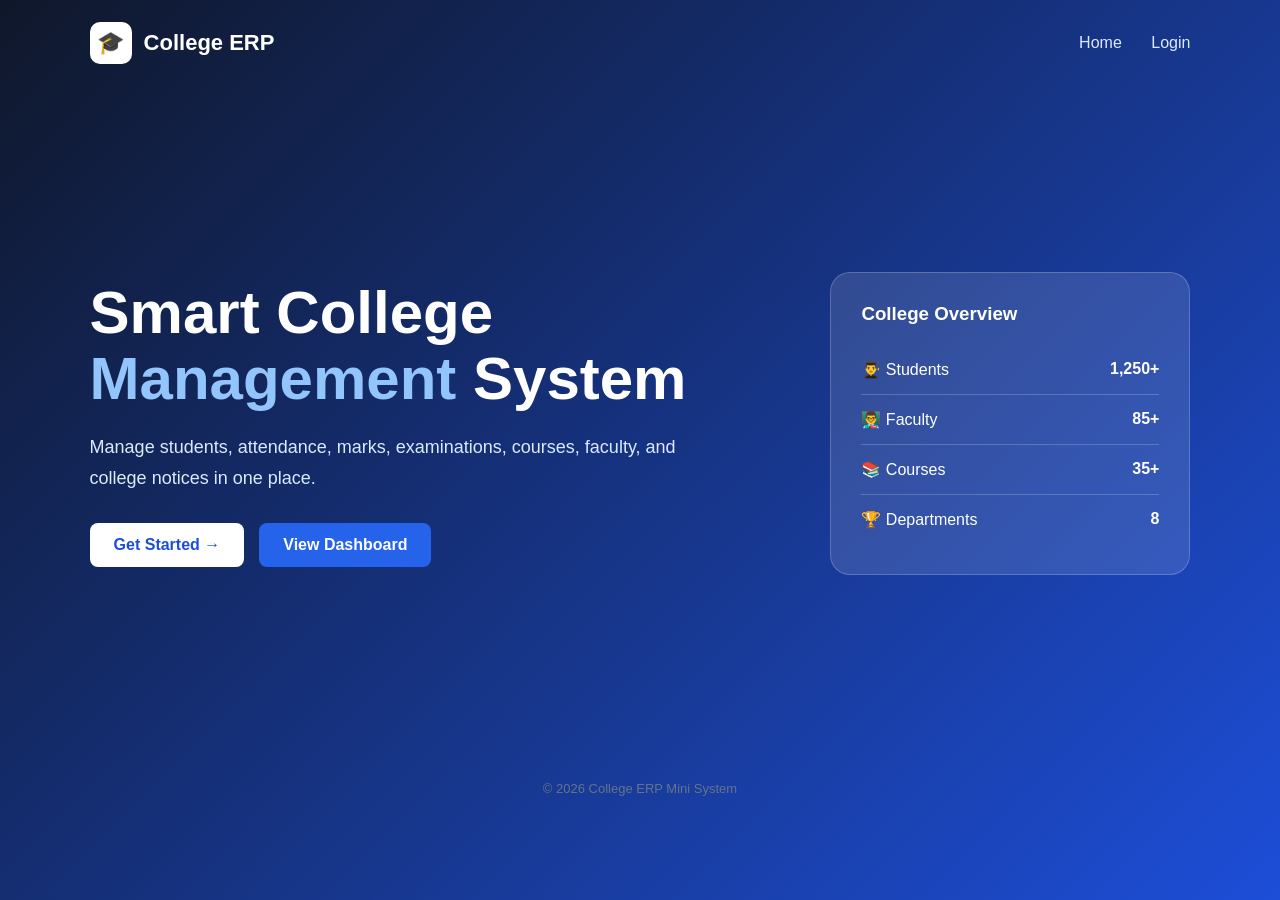
<file: frontend/index.html>
<!DOCTYPE html>
<html lang="en">
<head>
    <meta charset="UTF-8">
    <meta name="viewport" content="width=device-width, initial-scale=1.0">
    <title>College ERP - Home</title>
    <link rel="stylesheet" href="css/style.css">
</head>
<body>

<div class="home-page">

    <nav class="home-navbar">
        <a href="index.html" class="logo">
            <div class="logo-icon">🎓</div>
            <span>College ERP</span>
        </a>

        <div class="home-nav">
            <a href="index.html">Home</a>
            <a href="login.html">Login</a>
        </div>
    </nav>

    <section class="hero">
        <div class="hero-content">
            <h1>Smart College <span>Management</span> System</h1>
            <p>
                Manage students, attendance, marks, examinations,
                courses, faculty, and college notices in one place.
            </p>

            <div class="hero-buttons">
                <a href="login.html" class="btn btn-light">Get Started →</a>
                <a href="dashboard.html" class="btn btn-primary">View Dashboard</a>
            </div>
        </div>

        <div class="hero-card">
            <h3>College Overview</h3>

            <div class="hero-stat">
                <span>👨‍🎓 Students</span>
                <strong>1,250+</strong>
            </div>

            <div class="hero-stat">
                <span>👨‍🏫 Faculty</span>
                <strong>85+</strong>
            </div>

            <div class="hero-stat">
                <span>📚 Courses</span>
                <strong>35+</strong>
            </div>

            <div class="hero-stat">
                <span>🏆 Departments</span>
                <strong>8</strong>
            </div>
        </div>
    </section>

    <div class="footer">
        © <span class="current-year"></span> College ERP Mini System
    </div>

</div>

<script src="js/script.js"></script>
</body>
</html>
</file>
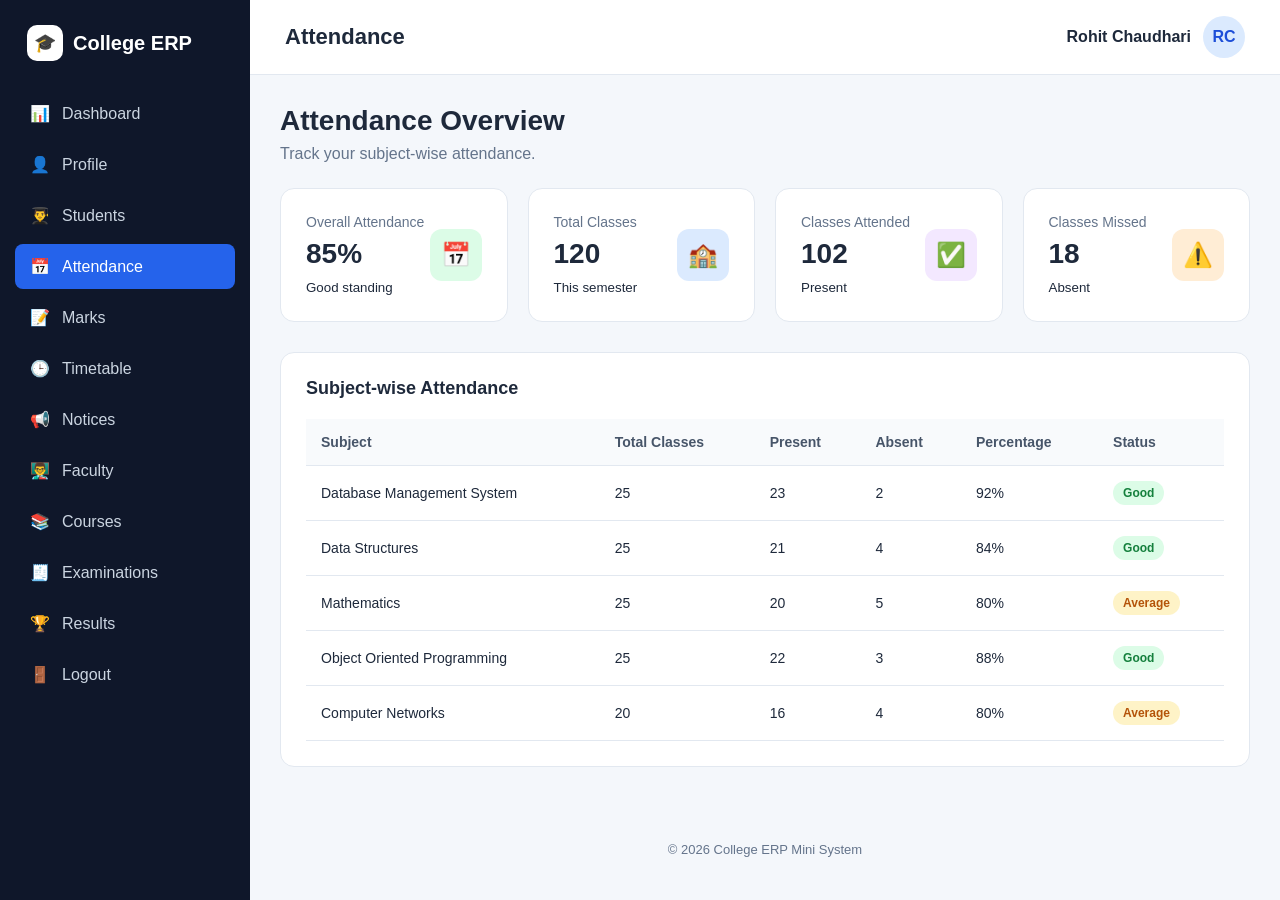
<file: frontend/attendance.html>
<!DOCTYPE html>
<html lang="en">
<head>
    <meta charset="UTF-8">
    <meta name="viewport" content="width=device-width, initial-scale=1.0">
    <title>Attendance - College ERP</title>
    <link rel="stylesheet" href="css/style.css">
</head>
<body>

<div class="app-layout">

    <aside class="sidebar">
        <div class="sidebar-logo">
            <div class="logo-icon">🎓</div>
            <span>College ERP</span>
        </div>

        <ul class="sidebar-menu">
            <li><a href="dashboard.html">📊 <span>Dashboard</span></a></li>
            <li><a href="profile.html">👤 <span>Profile</span></a></li>
            <li><a href="students.html">👨‍🎓 <span>Students</span></a></li>
            <li><a href="attendance.html" class="active">📅 <span>Attendance</span></a></li>
            <li><a href="marks.html">📝 <span>Marks</span></a></li>
            <li><a href="timetable.html">🕒 <span>Timetable</span></a></li>
            <li><a href="notices.html">📢 <span>Notices</span></a></li>
            <li><a href="faculty.html">👨‍🏫 <span>Faculty</span></a></li>
            <li><a href="courses.html">📚 <span>Courses</span></a></li>
            <li><a href="examinations.html">🧾 <span>Examinations</span></a></li>
            <li><a href="results.html">🏆 <span>Results</span></a></li>
            <li><a href="index.html">🚪 <span>Logout</span></a></li>
        </ul>
    </aside>

    <main class="main-content">

        <header class="topbar">
            <h2>Attendance</h2>
            <div class="user-info">
                <strong class="user-name">Rohit Chaudhari</strong>
                <div class="avatar">RC</div>
            </div>
        </header>

        <section class="page-content">

            <div class="page-heading">
                <h1>Attendance Overview</h1>
                <p>Track your subject-wise attendance.</p>
            </div>

            <div class="stats-grid">

                <div class="stat-card">
                    <div>
                        <p>Overall Attendance</p>
                        <h3>85%</h3>
                        <small>Good standing</small>
                    </div>
                    <div class="stat-icon green-bg">📅</div>
                </div>

                <div class="stat-card">
                    <div>
                        <p>Total Classes</p>
                        <h3>120</h3>
                        <small>This semester</small>
                    </div>
                    <div class="stat-icon blue-bg">🏫</div>
                </div>

                <div class="stat-card">
                    <div>
                        <p>Classes Attended</p>
                        <h3>102</h3>
                        <small>Present</small>
                    </div>
                    <div class="stat-icon purple-bg">✅</div>
                </div>

                <div class="stat-card">
                    <div>
                        <p>Classes Missed</p>
                        <h3>18</h3>
                        <small>Absent</small>
                    </div>
                    <div class="stat-icon orange-bg">⚠️</div>
                </div>

            </div>

            <div class="card">
                <div class="card-header">
                    <h3>Subject-wise Attendance</h3>
                </div>

                <div class="table-container">
                    <table>
                        <thead>
                            <tr>
                                <th>Subject</th>
                                <th>Total Classes</th>
                                <th>Present</th>
                                <th>Absent</th>
                                <th>Percentage</th>
                                <th>Status</th>
                            </tr>
                        </thead>

                        <tbody>
                            <tr>
                                <td>Database Management System</td>
                                <td>25</td>
                                <td>23</td>
                                <td>2</td>
                                <td>92%</td>
                                <td><span class="badge badge-success">Good</span></td>
                            </tr>

                            <tr>
                                <td>Data Structures</td>
                                <td>25</td>
                                <td>21</td>
                                <td>4</td>
                                <td>84%</td>
                                <td><span class="badge badge-success">Good</span></td>
                            </tr>

                            <tr>
                                <td>Mathematics</td>
                                <td>25</td>
                                <td>20</td>
                                <td>5</td>
                                <td>80%</td>
                                <td><span class="badge badge-warning">Average</span></td>
                            </tr>

                            <tr>
                                <td>Object Oriented Programming</td>
                                <td>25</td>
                                <td>22</td>
                                <td>3</td>
                                <td>88%</td>
                                <td><span class="badge badge-success">Good</span></td>
                            </tr>

                            <tr>
                                <td>Computer Networks</td>
                                <td>20</td>
                                <td>16</td>
                                <td>4</td>
                                <td>80%</td>
                                <td><span class="badge badge-warning">Average</span></td>
                            </tr>
                        </tbody>
                    </table>
                </div>
            </div>

        </section>

        <div class="footer">
            © <span class="current-year"></span> College ERP Mini System
        </div>

    </main>
</div>

<script src="js/script.js"></script>
</body>
</html>
</file>
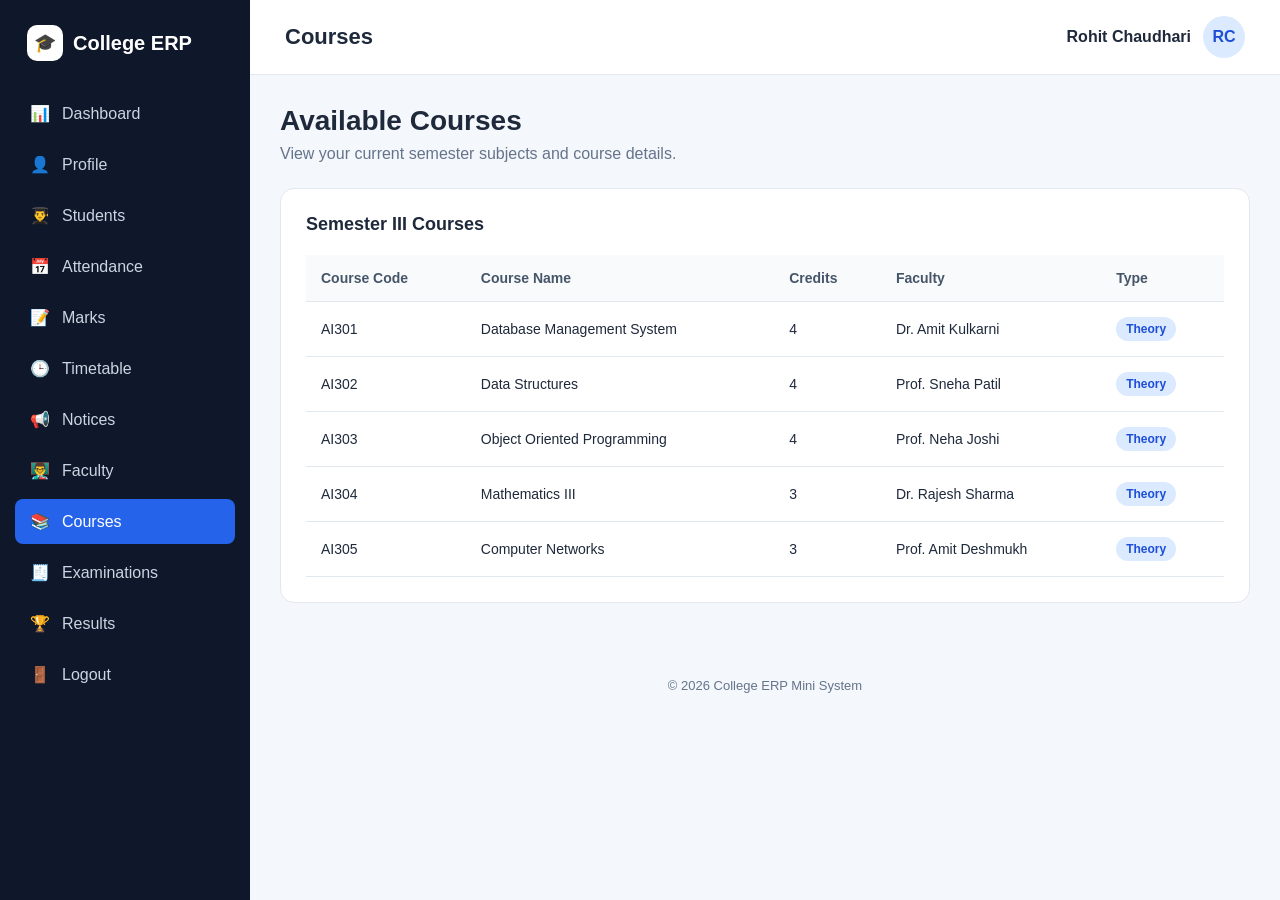
<file: frontend/courses.html>
<!DOCTYPE html>
<html lang="en">
<head>
    <meta charset="UTF-8">
    <meta name="viewport" content="width=device-width, initial-scale=1.0">
    <title>Courses - College ERP</title>
    <link rel="stylesheet" href="css/style.css">
</head>
<body>

<div class="app-layout">

    <aside class="sidebar">
        <div class="sidebar-logo">
            <div class="logo-icon">🎓</div>
            <span>College ERP</span>
        </div>

        <ul class="sidebar-menu">
            <li><a href="dashboard.html">📊 <span>Dashboard</span></a></li>
            <li><a href="profile.html">👤 <span>Profile</span></a></li>
            <li><a href="students.html">👨‍🎓 <span>Students</span></a></li>
            <li><a href="attendance.html">📅 <span>Attendance</span></a></li>
            <li><a href="marks.html">📝 <span>Marks</span></a></li>
            <li><a href="timetable.html">🕒 <span>Timetable</span></a></li>
            <li><a href="notices.html">📢 <span>Notices</span></a></li>
            <li><a href="faculty.html">👨‍🏫 <span>Faculty</span></a></li>
            <li><a href="courses.html" class="active">📚 <span>Courses</span></a></li>
            <li><a href="examinations.html">🧾 <span>Examinations</span></a></li>
            <li><a href="results.html">🏆 <span>Results</span></a></li>
            <li><a href="index.html">🚪 <span>Logout</span></a></li>
        </ul>
    </aside>

    <main class="main-content">

        <header class="topbar">
            <h2>Courses</h2>
            <div class="user-info">
                <strong class="user-name">Rohit Chaudhari</strong>
                <div class="avatar">RC</div>
            </div>
        </header>

        <section class="page-content">

            <div class="page-heading">
                <h1>Available Courses</h1>
                <p>View your current semester subjects and course details.</p>
            </div>

            <div class="card">
                <div class="card-header">
                    <h3>Semester III Courses</h3>
                </div>

                <div class="table-container">
                    <table>
                        <thead>
                            <tr>
                                <th>Course Code</th>
                                <th>Course Name</th>
                                <th>Credits</th>
                                <th>Faculty</th>
                                <th>Type</th>
                            </tr>
                        </thead>

                        <tbody>
                            <tr>
                                <td>AI301</td>
                                <td>Database Management System</td>
                                <td>4</td>
                                <td>Dr. Amit Kulkarni</td>
                                <td><span class="badge badge-info">Theory</span></td>
                            </tr>

                            <tr>
                                <td>AI302</td>
                                <td>Data Structures</td>
                                <td>4</td>
                                <td>Prof. Sneha Patil</td>
                                <td><span class="badge badge-info">Theory</span></td>
                            </tr>

                            <tr>
                                <td>AI303</td>
                                <td>Object Oriented Programming</td>
                                <td>4</td>
                                <td>Prof. Neha Joshi</td>
                                <td><span class="badge badge-info">Theory</span></td>
                            </tr>

                            <tr>
                                <td>AI304</td>
                                <td>Mathematics III</td>
                                <td>3</td>
                                <td>Dr. Rajesh Sharma</td>
                                <td><span class="badge badge-info">Theory</span></td>
                            </tr>

                            <tr>
                                <td>AI305</td>
                                <td>Computer Networks</td>
                                <td>3</td>
                                <td>Prof. Amit Deshmukh</td>
                                <td><span class="badge badge-info">Theory</span></td>
                            </tr>
                        </tbody>
                    </table>
                </div>
            </div>

        </section>

        <div class="footer">
            © <span class="current-year"></span> College ERP Mini System
        </div>

    </main>
</div>

<script src="js/script.js"></script>
</body>
</html>
</file>
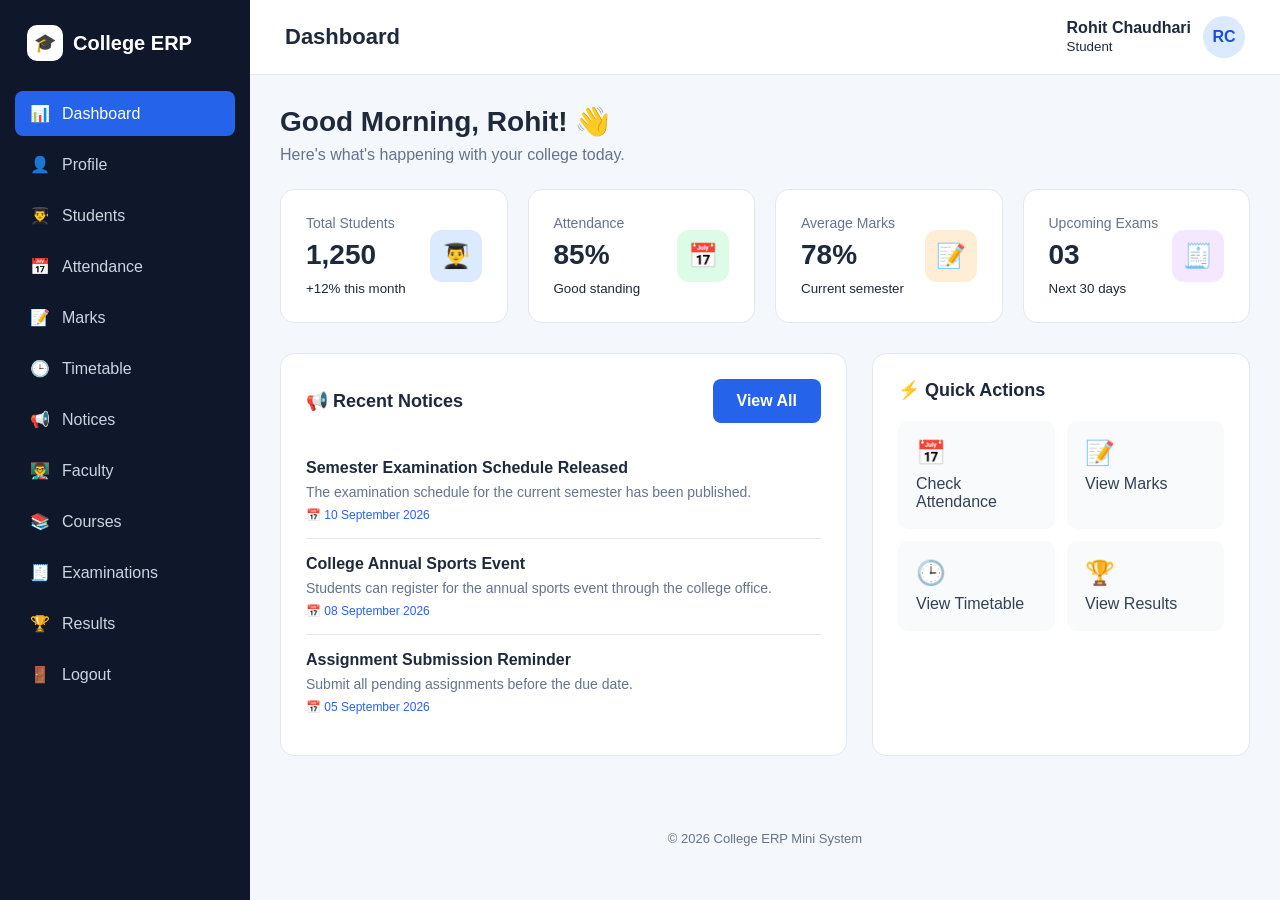
<file: frontend/dashboard.html>
<!DOCTYPE html>
<html lang="en">
<head>
    <meta charset="UTF-8">
    <meta name="viewport" content="width=device-width, initial-scale=1.0">
    <title>Dashboard - College ERP</title>
    <link rel="stylesheet" href="css/style.css">
</head>
<body>

<div class="app-layout">

    <!-- SIDEBAR -->
    <aside class="sidebar">

        <div class="sidebar-logo">
            <div class="logo-icon">🎓</div>
            <span>College ERP</span>
        </div>

        <ul class="sidebar-menu">
            <li><a href="dashboard.html" class="active">📊 <span>Dashboard</span></a></li>
            <li><a href="profile.html">👤 <span>Profile</span></a></li>
            <li><a href="students.html">👨‍🎓 <span>Students</span></a></li>
            <li><a href="attendance.html">📅 <span>Attendance</span></a></li>
            <li><a href="marks.html">📝 <span>Marks</span></a></li>
            <li><a href="timetable.html">🕒 <span>Timetable</span></a></li>
            <li><a href="notices.html">📢 <span>Notices</span></a></li>
            <li><a href="faculty.html">👨‍🏫 <span>Faculty</span></a></li>
            <li><a href="courses.html">📚 <span>Courses</span></a></li>
            <li><a href="examinations.html">🧾 <span>Examinations</span></a></li>
            <li><a href="results.html">🏆 <span>Results</span></a></li>
            <li><a href="index.html">🚪 <span>Logout</span></a></li>
        </ul>

    </aside>

    <!-- MAIN CONTENT -->
    <main class="main-content">

        <header class="topbar">
            <h2>Dashboard</h2>

            <div class="user-info">
                <div>
                    <strong class="user-name">Rohit Chaudhari</strong><br>
                    <small>Student</small>
                </div>
                <div class="avatar">RC</div>
            </div>
        </header>

        <section class="page-content">

            <div class="page-heading">
                <h1>Good Morning, Rohit! 👋</h1>
                <p>Here's what's happening with your college today.</p>
            </div>

            <!-- STAT CARDS -->
            <div class="stats-grid">

                <div class="stat-card">
                    <div>
                        <p>Total Students</p>
                        <h3>1,250</h3>
                        <small>+12% this month</small>
                    </div>
                    <div class="stat-icon blue-bg">👨‍🎓</div>
                </div>

                <div class="stat-card">
                    <div>
                        <p>Attendance</p>
                        <h3>85%</h3>
                        <small>Good standing</small>
                    </div>
                    <div class="stat-icon green-bg">📅</div>
                </div>

                <div class="stat-card">
                    <div>
                        <p>Average Marks</p>
                        <h3>78%</h3>
                        <small>Current semester</small>
                    </div>
                    <div class="stat-icon orange-bg">📝</div>
                </div>

                <div class="stat-card">
                    <div>
                        <p>Upcoming Exams</p>
                        <h3>03</h3>
                        <small>Next 30 days</small>
                    </div>
                    <div class="stat-icon purple-bg">🧾</div>
                </div>

            </div>

            <div class="dashboard-grid">

                <!-- RECENT NOTICES -->
                <div class="card">
                    <div class="card-header">
                        <h3>📢 Recent Notices</h3>
                        <a href="notices.html" class="btn btn-primary">View All</a>
                    </div>

                    <div class="notice-item">
                        <h4>Semester Examination Schedule Released</h4>
                        <p>The examination schedule for the current semester has been published.</p>
                        <div class="notice-date">📅 10 September 2026</div>
                    </div>

                    <div class="notice-item">
                        <h4>College Annual Sports Event</h4>
                        <p>Students can register for the annual sports event through the college office.</p>
                        <div class="notice-date">📅 08 September 2026</div>
                    </div>

                    <div class="notice-item">
                        <h4>Assignment Submission Reminder</h4>
                        <p>Submit all pending assignments before the due date.</p>
                        <div class="notice-date">📅 05 September 2026</div>
                    </div>
                </div>

                <!-- QUICK ACTIONS -->
                <div class="card">
                    <div class="card-header">
                        <h3>⚡ Quick Actions</h3>
                    </div>

                    <div class="quick-actions">
                        <a href="attendance.html" class="quick-action">
                            <span>📅</span>
                            Check Attendance
                        </a>

                        <a href="marks.html" class="quick-action">
                            <span>📝</span>
                            View Marks
                        </a>

                        <a href="timetable.html" class="quick-action">
                            <span>🕒</span>
                            View Timetable
                        </a>

                        <a href="results.html" class="quick-action">
                            <span>🏆</span>
                            View Results
                        </a>
                    </div>
                </div>

            </div>

        </section>

        <div class="footer">
            © <span class="current-year"></span> College ERP Mini System
        </div>

    </main>

</div>

<script src="js/script.js"></script>
</body>
</html>
</file>
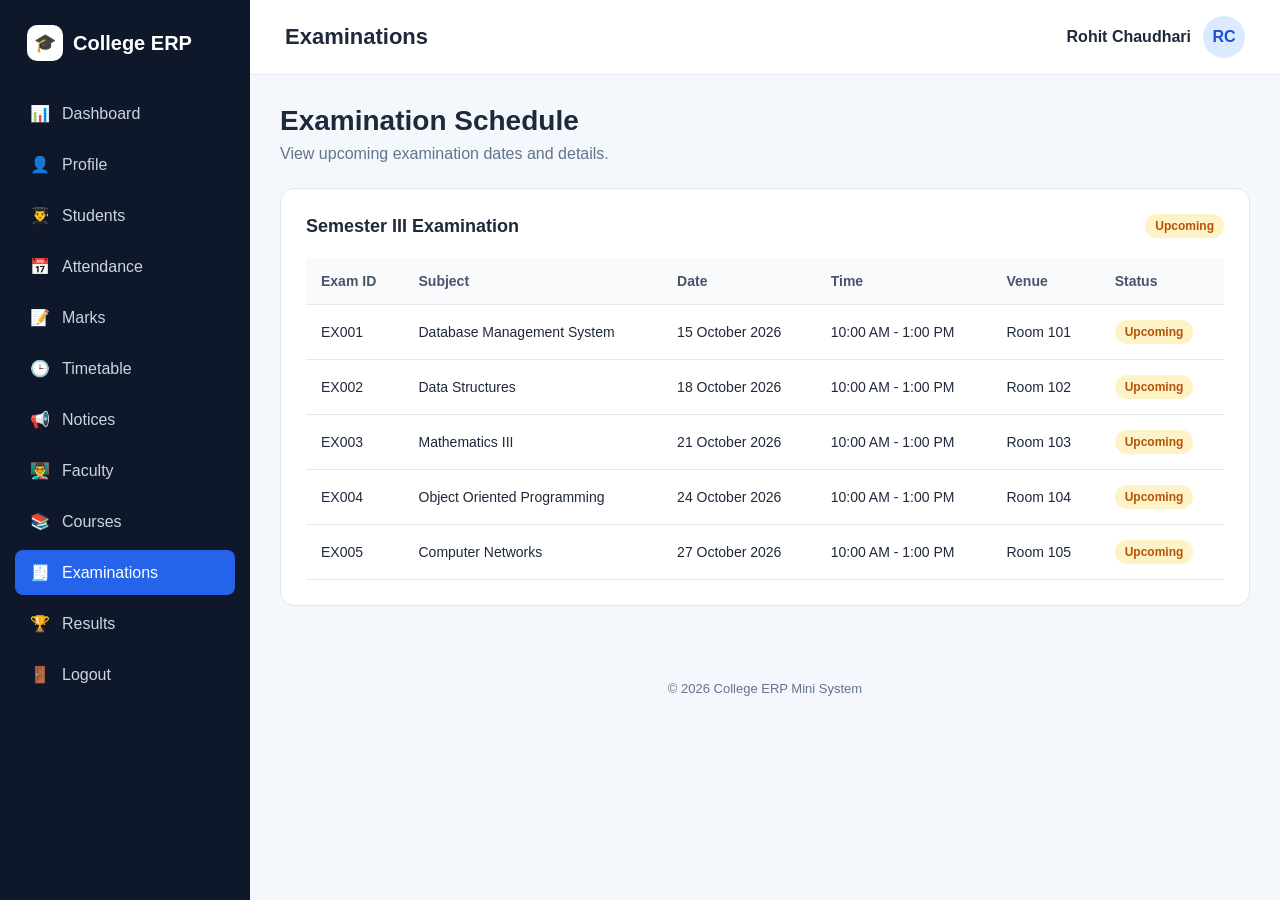
<file: frontend/examinations.html>
<!DOCTYPE html>
<html lang="en">
<head>
    <meta charset="UTF-8">
    <meta name="viewport" content="width=device-width, initial-scale=1.0">
    <title>Examinations - College ERP</title>
    <link rel="stylesheet" href="css/style.css">
</head>
<body>

<div class="app-layout">

    <aside class="sidebar">
        <div class="sidebar-logo">
            <div class="logo-icon">🎓</div>
            <span>College ERP</span>
        </div>

        <ul class="sidebar-menu">
            <li><a href="dashboard.html">📊 <span>Dashboard</span></a></li>
            <li><a href="profile.html">👤 <span>Profile</span></a></li>
            <li><a href="students.html">👨‍🎓 <span>Students</span></a></li>
            <li><a href="attendance.html">📅 <span>Attendance</span></a></li>
            <li><a href="marks.html">📝 <span>Marks</span></a></li>
            <li><a href="timetable.html">🕒 <span>Timetable</span></a></li>
            <li><a href="notices.html">📢 <span>Notices</span></a></li>
            <li><a href="faculty.html">👨‍🏫 <span>Faculty</span></a></li>
            <li><a href="courses.html">📚 <span>Courses</span></a></li>
            <li><a href="examinations.html" class="active">🧾 <span>Examinations</span></a></li>
            <li><a href="results.html">🏆 <span>Results</span></a></li>
            <li><a href="index.html">🚪 <span>Logout</span></a></li>
        </ul>
    </aside>

    <main class="main-content">

        <header class="topbar">
            <h2>Examinations</h2>
            <div class="user-info">
                <strong class="user-name">Rohit Chaudhari</strong>
                <div class="avatar">RC</div>
            </div>
        </header>

        <section class="page-content">

            <div class="page-heading">
                <h1>Examination Schedule</h1>
                <p>View upcoming examination dates and details.</p>
            </div>

            <div class="card">
                <div class="card-header">
                    <h3>Semester III Examination</h3>
                    <span class="badge badge-warning">Upcoming</span>
                </div>

                <div class="table-container">
                    <table>
                        <thead>
                            <tr>
                                <th>Exam ID</th>
                                <th>Subject</th>
                                <th>Date</th>
                                <th>Time</th>
                                <th>Venue</th>
                                <th>Status</th>
                            </tr>
                        </thead>

                        <tbody>
                            <tr>
                                <td>EX001</td>
                                <td>Database Management System</td>
                                <td>15 October 2026</td>
                                <td>10:00 AM - 1:00 PM</td>
                                <td>Room 101</td>
                                <td><span class="badge badge-warning">Upcoming</span></td>
                            </tr>

                            <tr>
                                <td>EX002</td>
                                <td>Data Structures</td>
                                <td>18 October 2026</td>
                                <td>10:00 AM - 1:00 PM</td>
                                <td>Room 102</td>
                                <td><span class="badge badge-warning">Upcoming</span></td>
                            </tr>

                            <tr>
                                <td>EX003</td>
                                <td>Mathematics III</td>
                                <td>21 October 2026</td>
                                <td>10:00 AM - 1:00 PM</td>
                                <td>Room 103</td>
                                <td><span class="badge badge-warning">Upcoming</span></td>
                            </tr>

                            <tr>
                                <td>EX004</td>
                                <td>Object Oriented Programming</td>
                                <td>24 October 2026</td>
                                <td>10:00 AM - 1:00 PM</td>
                                <td>Room 104</td>
                                <td><span class="badge badge-warning">Upcoming</span></td>
                            </tr>

                            <tr>
                                <td>EX005</td>
                                <td>Computer Networks</td>
                                <td>27 October 2026</td>
                                <td>10:00 AM - 1:00 PM</td>
                                <td>Room 105</td>
                                <td><span class="badge badge-warning">Upcoming</span></td>
                            </tr>
                        </tbody>
                    </table>
                </div>
            </div>

        </section>

        <div class="footer">
            © <span class="current-year"></span> College ERP Mini System
        </div>

    </main>
</div>

<script src="js/script.js"></script>
</body>
</html>
</file>
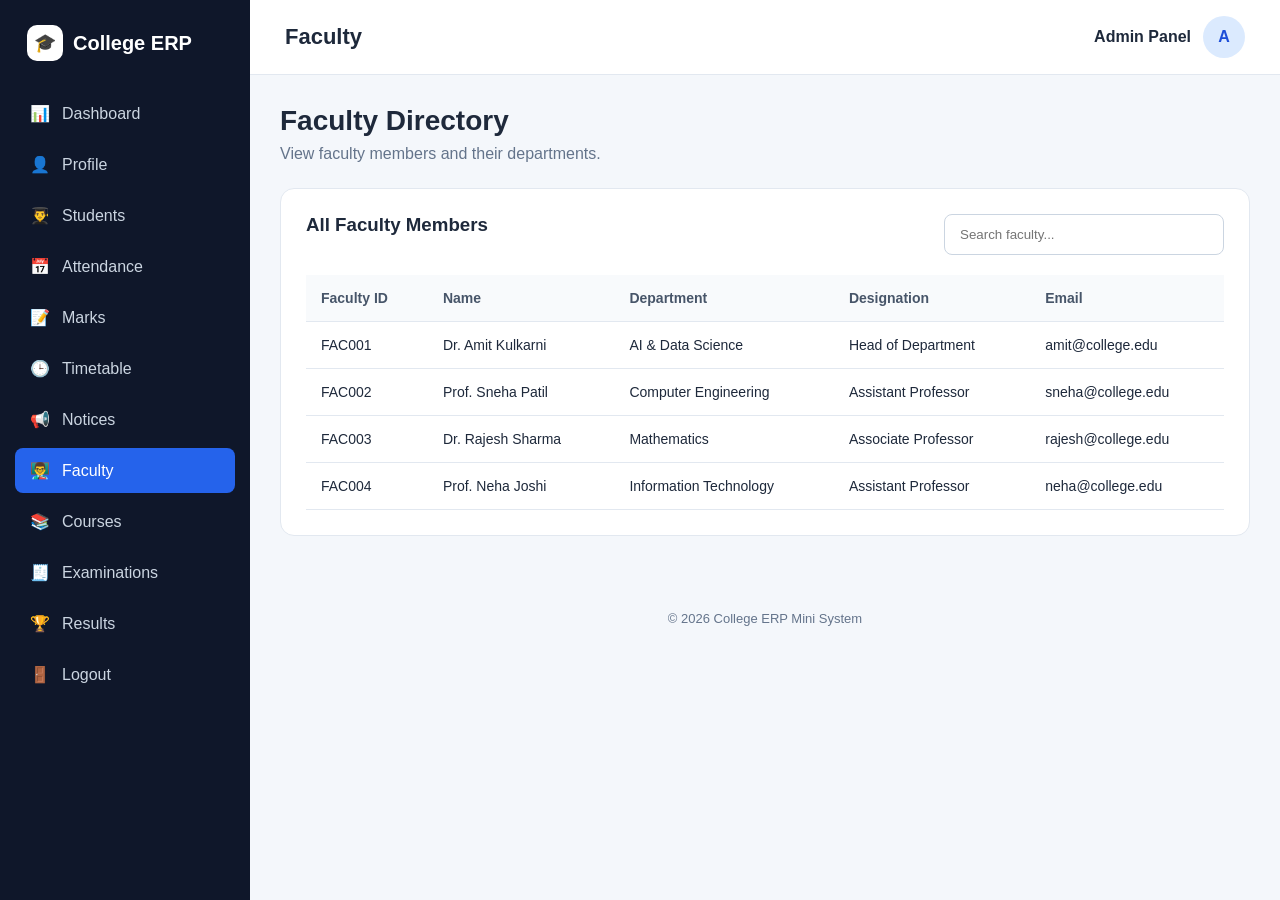
<file: frontend/faculty.html>
<!DOCTYPE html>
<html lang="en">
<head>
    <meta charset="UTF-8">
    <meta name="viewport" content="width=device-width, initial-scale=1.0">
    <title>Faculty - College ERP</title>
    <link rel="stylesheet" href="css/style.css">
</head>
<body>

<div class="app-layout">

    <aside class="sidebar">
        <div class="sidebar-logo">
            <div class="logo-icon">🎓</div>
            <span>College ERP</span>
        </div>

        <ul class="sidebar-menu">
            <li><a href="dashboard.html">📊 <span>Dashboard</span></a></li>
            <li><a href="profile.html">👤 <span>Profile</span></a></li>
            <li><a href="students.html">👨‍🎓 <span>Students</span></a></li>
            <li><a href="attendance.html">📅 <span>Attendance</span></a></li>
            <li><a href="marks.html">📝 <span>Marks</span></a></li>
            <li><a href="timetable.html">🕒 <span>Timetable</span></a></li>
            <li><a href="notices.html">📢 <span>Notices</span></a></li>
            <li><a href="faculty.html" class="active">👨‍🏫 <span>Faculty</span></a></li>
            <li><a href="courses.html">📚 <span>Courses</span></a></li>
            <li><a href="examinations.html">🧾 <span>Examinations</span></a></li>
            <li><a href="results.html">🏆 <span>Results</span></a></li>
            <li><a href="index.html">🚪 <span>Logout</span></a></li>
        </ul>
    </aside>

    <main class="main-content">

        <header class="topbar">
            <h2>Faculty</h2>
            <div class="user-info">
                <strong class="user-name">Admin Panel</strong>
                <div class="avatar">A</div>
            </div>
        </header>

        <section class="page-content">

            <div class="page-heading">
                <h1>Faculty Directory</h1>
                <p>View faculty members and their departments.</p>
            </div>

            <div class="card">

                <div class="toolbar">
                    <h3>All Faculty Members</h3>
                    <input
                        type="text"
                        id="searchInput"
                        class="search-input"
                        placeholder="Search faculty..."
                    >
                </div>

                <div class="table-container">
                    <table id="dataTable">
                        <thead>
                            <tr>
                                <th>Faculty ID</th>
                                <th>Name</th>
                                <th>Department</th>
                                <th>Designation</th>
                                <th>Email</th>
                            </tr>
                        </thead>

                        <tbody>
                            <tr>
                                <td>FAC001</td>
                                <td>Dr. Amit Kulkarni</td>
                                <td>AI & Data Science</td>
                                <td>Head of Department</td>
                                <td>amit@college.edu</td>
                            </tr>

                            <tr>
                                <td>FAC002</td>
                                <td>Prof. Sneha Patil</td>
                                <td>Computer Engineering</td>
                                <td>Assistant Professor</td>
                                <td>sneha@college.edu</td>
                            </tr>

                            <tr>
                                <td>FAC003</td>
                                <td>Dr. Rajesh Sharma</td>
                                <td>Mathematics</td>
                                <td>Associate Professor</td>
                                <td>rajesh@college.edu</td>
                            </tr>

                            <tr>
                                <td>FAC004</td>
                                <td>Prof. Neha Joshi</td>
                                <td>Information Technology</td>
                                <td>Assistant Professor</td>
                                <td>neha@college.edu</td>
                            </tr>
                        </tbody>
                    </table>
                </div>

            </div>

        </section>

        <div class="footer">
            © <span class="current-year"></span> College ERP Mini System
        </div>

    </main>
</div>

<script src="js/script.js"></script>
</body>
</html>
</file>
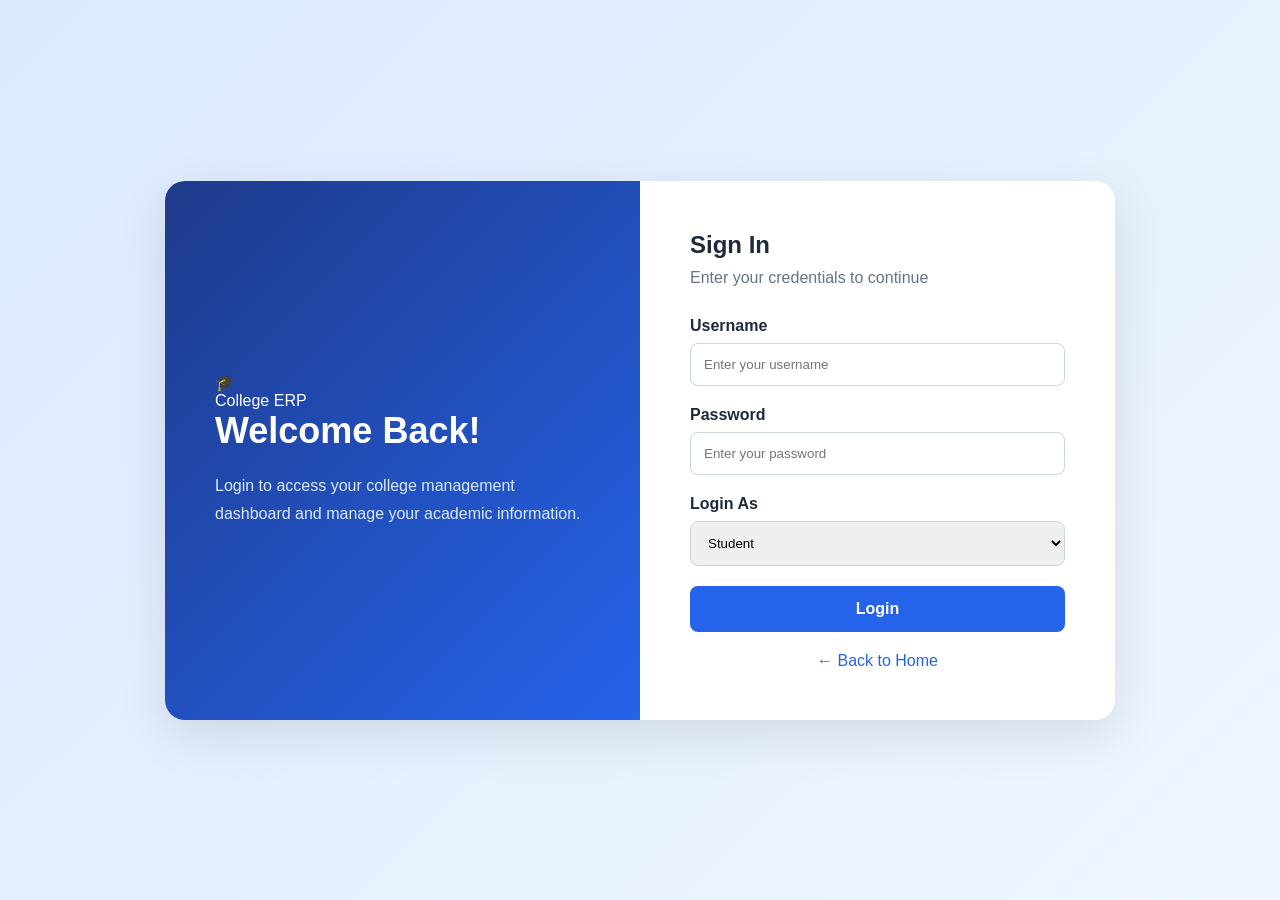
<file: frontend/login.html>
<!DOCTYPE html>
<html lang="en">
<head>
    <meta charset="UTF-8">
    <meta name="viewport" content="width=device-width, initial-scale=1.0">
    <title>Login - College ERP</title>

    <link rel="stylesheet" href="css/style.css">
</head>
<body>

<div class="login-page">

    <div class="login-container">

        <!-- LEFT SECTION -->
        <div class="login-info">

            <div class="login-logo">
                <div class="login-logo-icon">🎓</div>
                <span>College ERP</span>
            </div>

            <h1>Welcome Back!</h1>

            <p>
                Login to access your college management
                dashboard and manage your academic information.
            </p>

        </div>

        <!-- RIGHT SECTION -->
        <div class="login-form">

            <h2>Sign In</h2>

            <p class="subtitle">
                Enter your credentials to continue
            </p>

            <form id="loginForm">

                <div class="form-group">
                    <label for="username">Username</label>
                    <input
                        type="text"
                        id="username"
                        placeholder="Enter your username"
                        required
                    >
                </div>

                <div class="form-group">
                    <label for="password">Password</label>
                    <input
                        type="password"
                        id="password"
                        placeholder="Enter your password"
                        required
                    >
                </div>

                <div class="form-group">
                    <label for="role">Login As</label>
                    <select id="role">
                        <option value="student">Student</option>
                        <option value="faculty">Faculty</option>
                        <option value="admin">Admin</option>
                    </select>
                </div>

                <button type="submit" class="full-btn">
                    Login
                </button>

            </form>

            <a href="index.html" class="back-home">
                ← Back to Home
            </a>

        </div>

    </div>

</div>

<script src="js/script.js"></script>
</body>
</html>
</file>
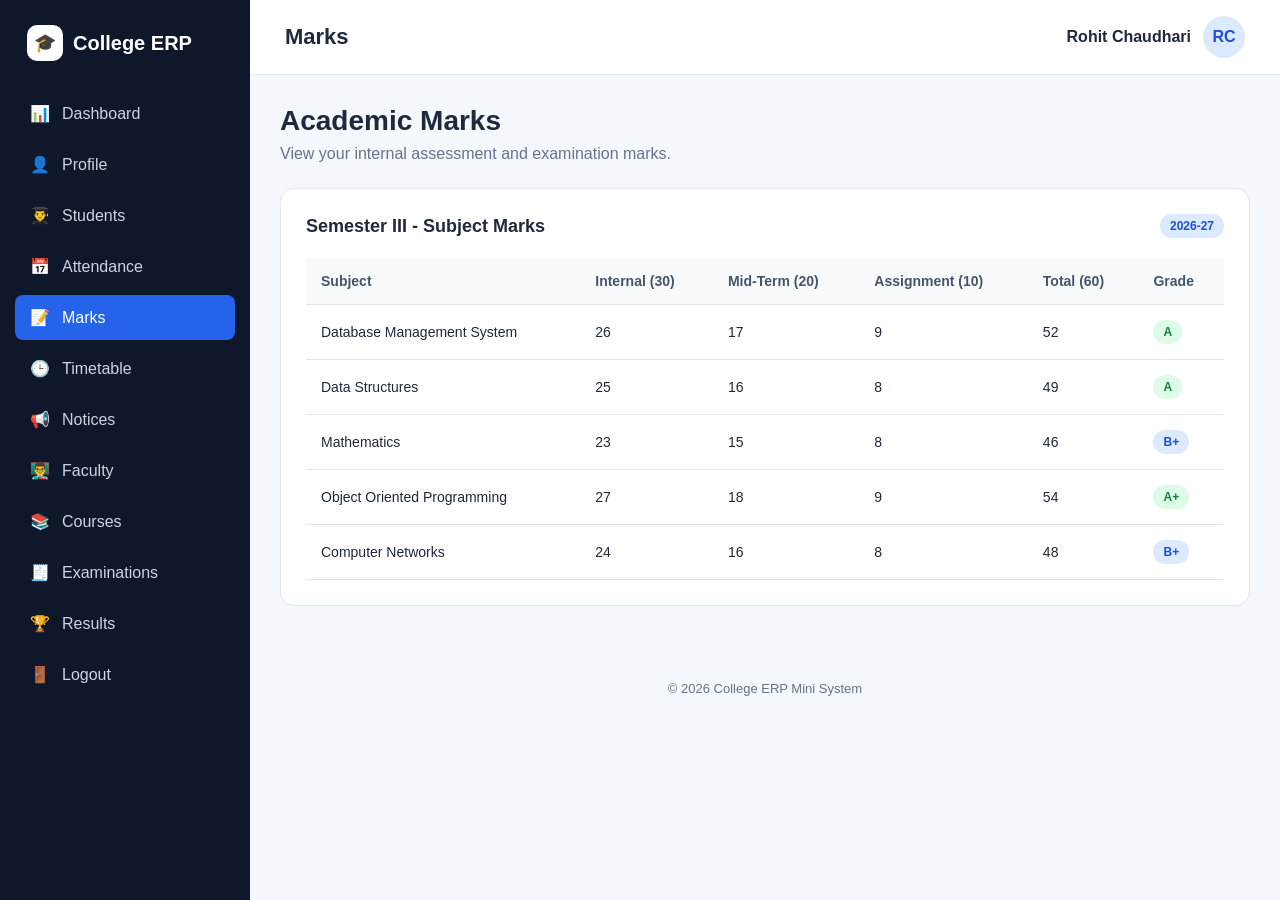
<file: frontend/marks.html>
<!DOCTYPE html>
<html lang="en">
<head>
    <meta charset="UTF-8">
    <meta name="viewport" content="width=device-width, initial-scale=1.0">
    <title>Marks - College ERP</title>
    <link rel="stylesheet" href="css/style.css">
</head>
<body>

<div class="app-layout">

    <aside class="sidebar">
        <div class="sidebar-logo">
            <div class="logo-icon">🎓</div>
            <span>College ERP</span>
        </div>

        <ul class="sidebar-menu">
            <li><a href="dashboard.html">📊 <span>Dashboard</span></a></li>
            <li><a href="profile.html">👤 <span>Profile</span></a></li>
            <li><a href="students.html">👨‍🎓 <span>Students</span></a></li>
            <li><a href="attendance.html">📅 <span>Attendance</span></a></li>
            <li><a href="marks.html" class="active">📝 <span>Marks</span></a></li>
            <li><a href="timetable.html">🕒 <span>Timetable</span></a></li>
            <li><a href="notices.html">📢 <span>Notices</span></a></li>
            <li><a href="faculty.html">👨‍🏫 <span>Faculty</span></a></li>
            <li><a href="courses.html">📚 <span>Courses</span></a></li>
            <li><a href="examinations.html">🧾 <span>Examinations</span></a></li>
            <li><a href="results.html">🏆 <span>Results</span></a></li>
            <li><a href="index.html">🚪 <span>Logout</span></a></li>
        </ul>
    </aside>

    <main class="main-content">

        <header class="topbar">
            <h2>Marks</h2>
            <div class="user-info">
                <strong class="user-name">Rohit Chaudhari</strong>
                <div class="avatar">RC</div>
            </div>
        </header>

        <section class="page-content">

            <div class="page-heading">
                <h1>Academic Marks</h1>
                <p>View your internal assessment and examination marks.</p>
            </div>

            <div class="card">
                <div class="card-header">
                    <h3>Semester III - Subject Marks</h3>
                    <span class="badge badge-info">2026-27</span>
                </div>

                <div class="table-container">
                    <table>
                        <thead>
                            <tr>
                                <th>Subject</th>
                                <th>Internal (30)</th>
                                <th>Mid-Term (20)</th>
                                <th>Assignment (10)</th>
                                <th>Total (60)</th>
                                <th>Grade</th>
                            </tr>
                        </thead>

                        <tbody>
                            <tr>
                                <td>Database Management System</td>
                                <td>26</td>
                                <td>17</td>
                                <td>9</td>
                                <td>52</td>
                                <td><span class="badge badge-success">A</span></td>
                            </tr>

                            <tr>
                                <td>Data Structures</td>
                                <td>25</td>
                                <td>16</td>
                                <td>8</td>
                                <td>49</td>
                                <td><span class="badge badge-success">A</span></td>
                            </tr>

                            <tr>
                                <td>Mathematics</td>
                                <td>23</td>
                                <td>15</td>
                                <td>8</td>
                                <td>46</td>
                                <td><span class="badge badge-info">B+</span></td>
                            </tr>

                            <tr>
                                <td>Object Oriented Programming</td>
                                <td>27</td>
                                <td>18</td>
                                <td>9</td>
                                <td>54</td>
                                <td><span class="badge badge-success">A+</span></td>
                            </tr>

                            <tr>
                                <td>Computer Networks</td>
                                <td>24</td>
                                <td>16</td>
                                <td>8</td>
                                <td>48</td>
                                <td><span class="badge badge-info">B+</span></td>
                            </tr>
                        </tbody>
                    </table>
                </div>
            </div>

        </section>

        <div class="footer">
            © <span class="current-year"></span> College ERP Mini System
        </div>

    </main>
</div>

<script src="js/script.js"></script>
</body>
</html>
</file>
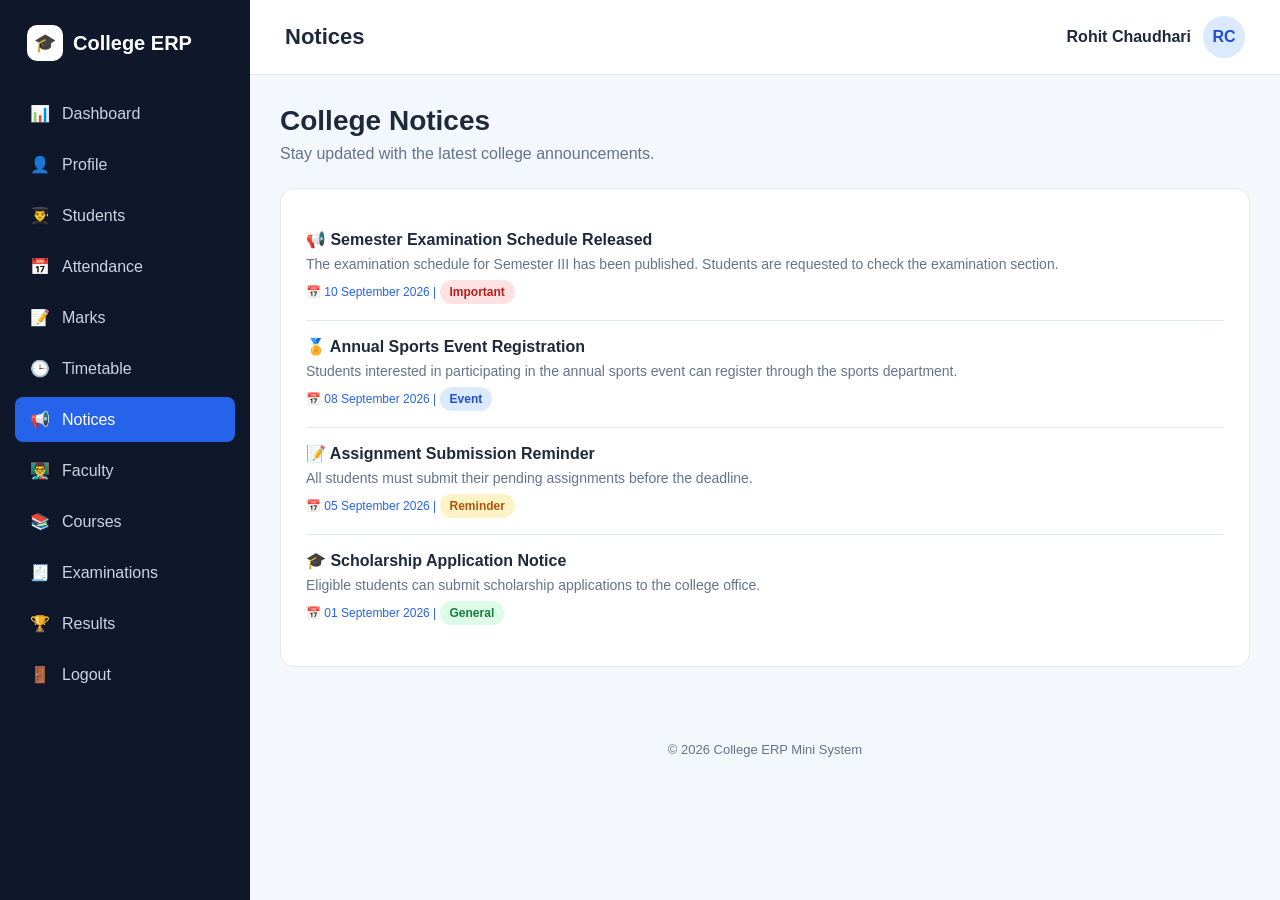
<file: frontend/notices.html>
<!DOCTYPE html>
<html lang="en">
<head>
    <meta charset="UTF-8">
    <meta name="viewport" content="width=device-width, initial-scale=1.0">
    <title>Notices - College ERP</title>
    <link rel="stylesheet" href="css/style.css">
</head>
<body>

<div class="app-layout">

    <aside class="sidebar">
        <div class="sidebar-logo">
            <div class="logo-icon">🎓</div>
            <span>College ERP</span>
        </div>

        <ul class="sidebar-menu">
            <li><a href="dashboard.html">📊 <span>Dashboard</span></a></li>
            <li><a href="profile.html">👤 <span>Profile</span></a></li>
            <li><a href="students.html">👨‍🎓 <span>Students</span></a></li>
            <li><a href="attendance.html">📅 <span>Attendance</span></a></li>
            <li><a href="marks.html">📝 <span>Marks</span></a></li>
            <li><a href="timetable.html">🕒 <span>Timetable</span></a></li>
            <li><a href="notices.html" class="active">📢 <span>Notices</span></a></li>
            <li><a href="faculty.html">👨‍🏫 <span>Faculty</span></a></li>
            <li><a href="courses.html">📚 <span>Courses</span></a></li>
            <li><a href="examinations.html">🧾 <span>Examinations</span></a></li>
            <li><a href="results.html">🏆 <span>Results</span></a></li>
            <li><a href="index.html">🚪 <span>Logout</span></a></li>
        </ul>
    </aside>

    <main class="main-content">

        <header class="topbar">
            <h2>Notices</h2>
            <div class="user-info">
                <strong class="user-name">Rohit Chaudhari</strong>
                <div class="avatar">RC</div>
            </div>
        </header>

        <section class="page-content">

            <div class="page-heading">
                <h1>College Notices</h1>
                <p>Stay updated with the latest college announcements.</p>
            </div>

            <div class="card">

                <div class="notice-item">
                    <h4>📢 Semester Examination Schedule Released</h4>
                    <p>The examination schedule for Semester III has been published. Students are requested to check the examination section.</p>
                    <div class="notice-date">📅 10 September 2026 | <span class="badge badge-danger">Important</span></div>
                </div>

                <div class="notice-item">
                    <h4>🏅 Annual Sports Event Registration</h4>
                    <p>Students interested in participating in the annual sports event can register through the sports department.</p>
                    <div class="notice-date">📅 08 September 2026 | <span class="badge badge-info">Event</span></div>
                </div>

                <div class="notice-item">
                    <h4>📝 Assignment Submission Reminder</h4>
                    <p>All students must submit their pending assignments before the deadline.</p>
                    <div class="notice-date">📅 05 September 2026 | <span class="badge badge-warning">Reminder</span></div>
                </div>

                <div class="notice-item">
                    <h4>🎓 Scholarship Application Notice</h4>
                    <p>Eligible students can submit scholarship applications to the college office.</p>
                    <div class="notice-date">📅 01 September 2026 | <span class="badge badge-success">General</span></div>
                </div>

            </div>

        </section>

        <div class="footer">
            © <span class="current-year"></span> College ERP Mini System
        </div>

    </main>
</div>

<script src="js/script.js"></script>
</body>
</html>
</file>
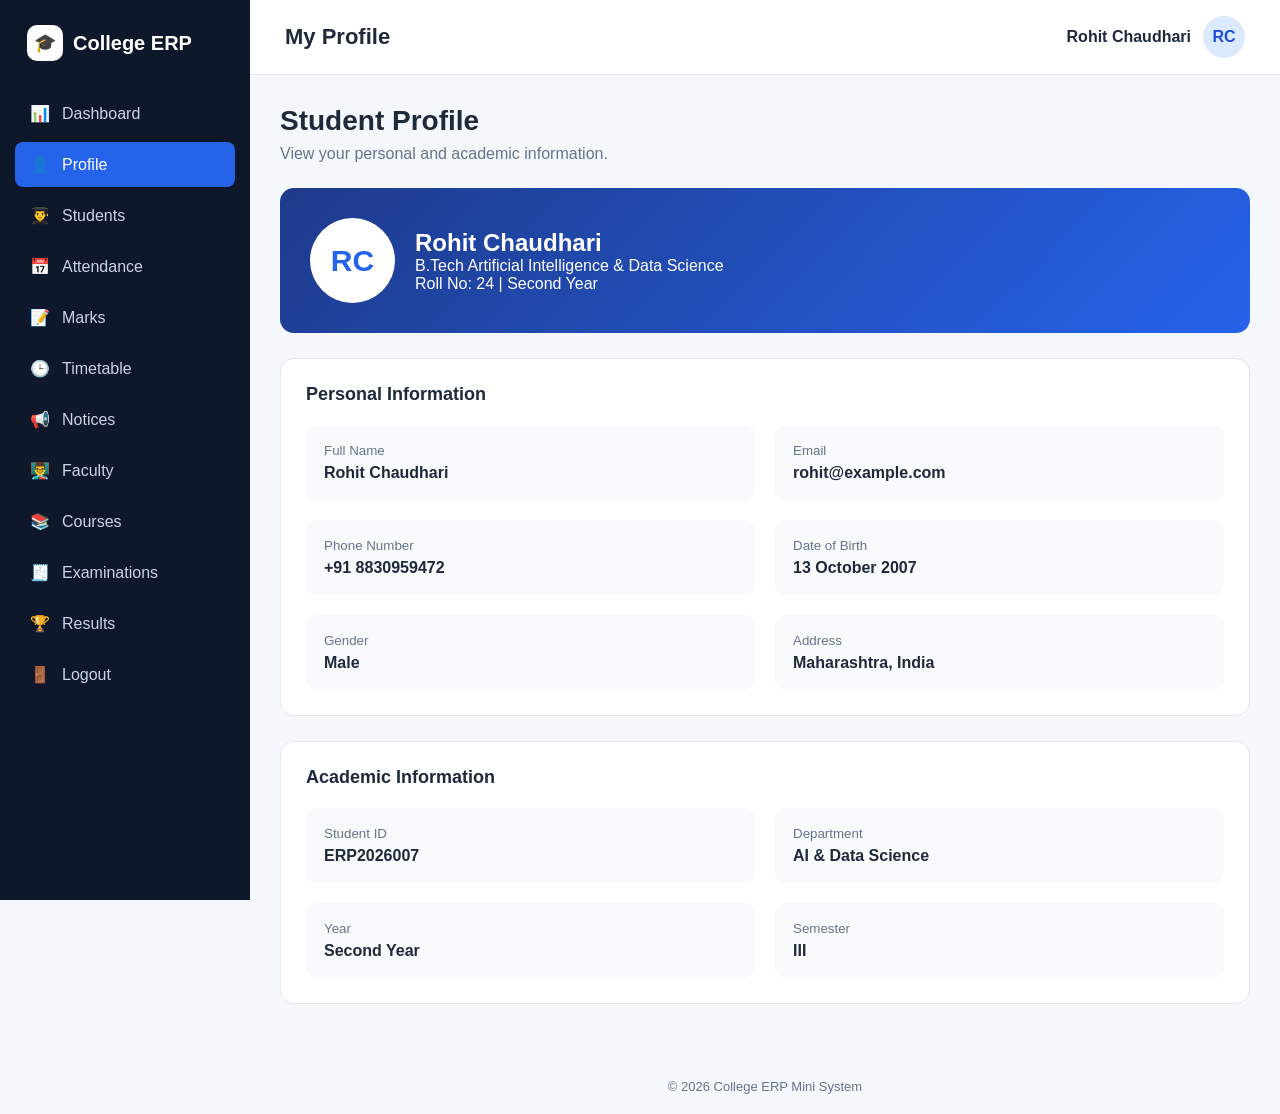
<file: frontend/profile.html>
<!DOCTYPE html>
<html lang="en">
<head>
    <meta charset="UTF-8">
    <meta name="viewport" content="width=device-width, initial-scale=1.0">
    <title>Profile - College ERP</title>
    <link rel="stylesheet" href="css/style.css">
</head>
<body>

<div class="app-layout">

    <aside class="sidebar">
        <div class="sidebar-logo">
            <div class="logo-icon">🎓</div>
            <span>College ERP</span>
        </div>

        <ul class="sidebar-menu">
            <li><a href="dashboard.html">📊 <span>Dashboard</span></a></li>
            <li><a href="profile.html" class="active">👤 <span>Profile</span></a></li>
            <li><a href="students.html">👨‍🎓 <span>Students</span></a></li>
            <li><a href="attendance.html">📅 <span>Attendance</span></a></li>
            <li><a href="marks.html">📝 <span>Marks</span></a></li>
            <li><a href="timetable.html">🕒 <span>Timetable</span></a></li>
            <li><a href="notices.html">📢 <span>Notices</span></a></li>
            <li><a href="faculty.html">👨‍🏫 <span>Faculty</span></a></li>
            <li><a href="courses.html">📚 <span>Courses</span></a></li>
            <li><a href="examinations.html">🧾 <span>Examinations</span></a></li>
            <li><a href="results.html">🏆 <span>Results</span></a></li>
            <li><a href="index.html">🚪 <span>Logout</span></a></li>
        </ul>
    </aside>

    <main class="main-content">

        <header class="topbar">
            <h2>My Profile</h2>
            <div class="user-info">
                <strong class="user-name">Rohit Chaudhari</strong>
                <div class="avatar">RC</div>
            </div>
        </header>

        <section class="page-content">

            <div class="page-heading">
                <h1>Student Profile</h1>
                <p>View your personal and academic information.</p>
            </div>

            <div class="profile-header">
                <div class="profile-avatar">RC</div>
                <div>
                    <h2>Rohit Chaudhari</h2>
                    <p>B.Tech Artificial Intelligence & Data Science</p>
                    <p>Roll No: 24 | Second Year</p>
                </div>
            </div>

            <div class="card">
                <div class="card-header">
                    <h3>Personal Information</h3>
                </div>

                <div class="profile-details">
                    <div class="detail-box">
                        <small>Full Name</small>
                        <strong>Rohit Chaudhari</strong>
                    </div>

                    <div class="detail-box">
                        <small>Email</small>
                        <strong>rohit@example.com</strong>
                    </div>

                    <div class="detail-box">
                        <small>Phone Number</small>
                        <strong>+91 8830959472</strong>
                    </div>

                    <div class="detail-box">
                        <small>Date of Birth</small>
                        <strong>13 October 2007</strong>
                    </div>

                    <div class="detail-box">
                        <small>Gender</small>
                        <strong>Male</strong>
                    </div>

                    <div class="detail-box">
                        <small>Address</small>
                        <strong>Maharashtra, India</strong>
                    </div>
                </div>
            </div>

            <div class="card">
                <div class="card-header">
                    <h3>Academic Information</h3>
                </div>

                <div class="profile-details">
                    <div class="detail-box">
                        <small>Student ID</small>
                        <strong>ERP2026007</strong>
                    </div>

                    <div class="detail-box">
                        <small>Department</small>
                        <strong>AI & Data Science</strong>
                    </div>

                    <div class="detail-box">
                        <small>Year</small>
                        <strong>Second Year</strong>
                    </div>

                    <div class="detail-box">
                        <small>Semester</small>
                        <strong>III</strong>
                    </div>
                </div>
            </div>

        </section>

        <div class="footer">
            © <span class="current-year"></span> College ERP Mini System
        </div>

    </main>
</div>

<script src="js/script.js"></script>
</body>
</html>
</file>
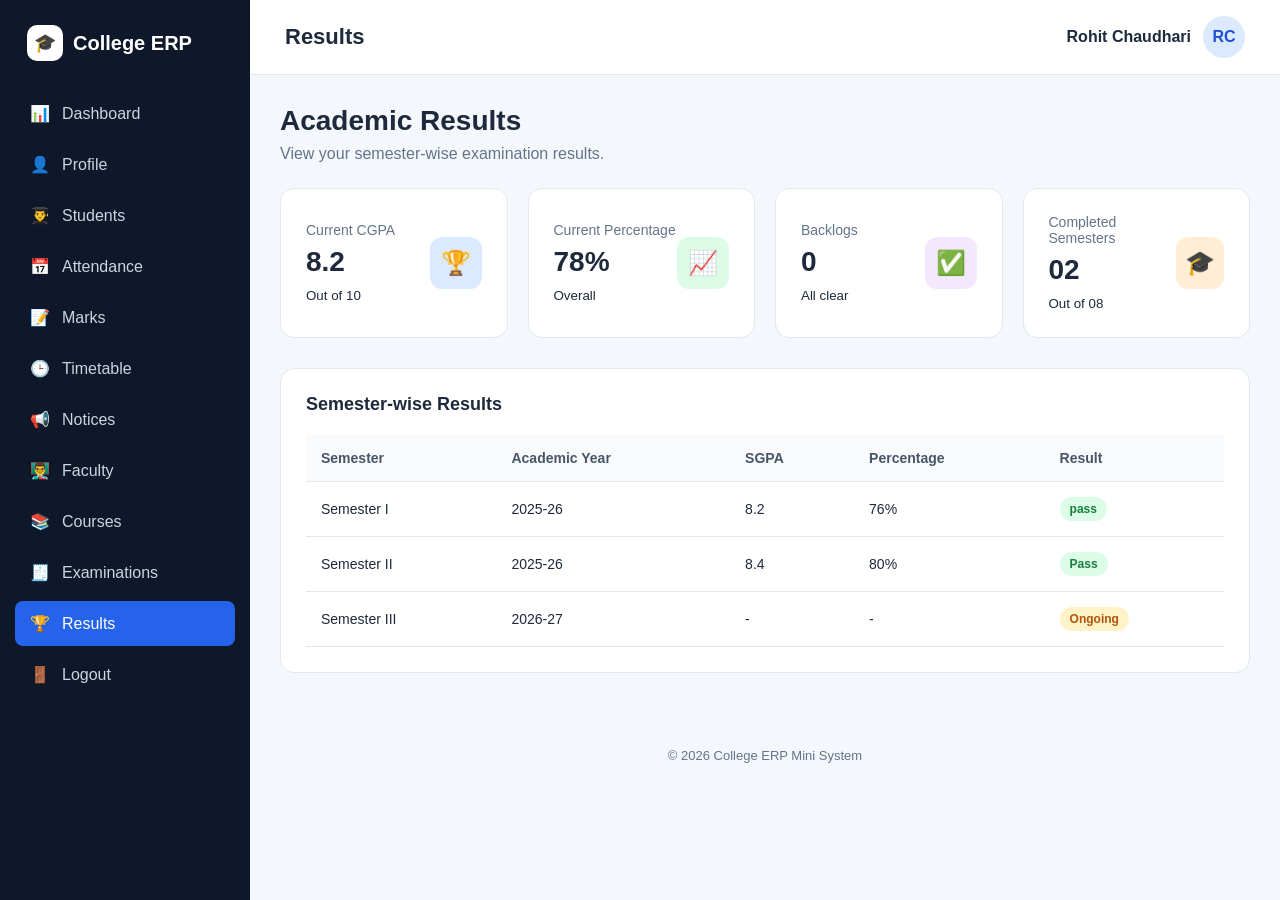
<file: frontend/results.html>
<!DOCTYPE html>
<html lang="en">
<head>
    <meta charset="UTF-8">
    <meta name="viewport" content="width=device-width, initial-scale=1.0">
    <title>Results - College ERP</title>
    <link rel="stylesheet" href="css/style.css">
</head>
<body>

<div class="app-layout">

    <aside class="sidebar">
        <div class="sidebar-logo">
            <div class="logo-icon">🎓</div>
            <span>College ERP</span>
        </div>

        <ul class="sidebar-menu">
            <li><a href="dashboard.html">📊 <span>Dashboard</span></a></li>
            <li><a href="profile.html">👤 <span>Profile</span></a></li>
            <li><a href="students.html">👨‍🎓 <span>Students</span></a></li>
            <li><a href="attendance.html">📅 <span>Attendance</span></a></li>
            <li><a href="marks.html">📝 <span>Marks</span></a></li>
            <li><a href="timetable.html">🕒 <span>Timetable</span></a></li>
            <li><a href="notices.html">📢 <span>Notices</span></a></li>
            <li><a href="faculty.html">👨‍🏫 <span>Faculty</span></a></li>
            <li><a href="courses.html">📚 <span>Courses</span></a></li>
            <li><a href="examinations.html">🧾 <span>Examinations</span></a></li>
            <li><a href="results.html" class="active">🏆 <span>Results</span></a></li>
            <li><a href="index.html">🚪 <span>Logout</span></a></li>
        </ul>
    </aside>

    <main class="main-content">

        <header class="topbar">
            <h2>Results</h2>
            <div class="user-info">
                <strong class="user-name">Rohit Chaudhari</strong>
                <div class="avatar">RC</div>
            </div>
        </header>

        <section class="page-content">

            <div class="page-heading">
                <h1>Academic Results</h1>
                <p>View your semester-wise examination results.</p>
            </div>

            <div class="stats-grid">

                <div class="stat-card">
                    <div>
                        <p>Current CGPA</p>
                        <h3>8.2</h3>
                        <small>Out of 10</small>
                    </div>
                    <div class="stat-icon blue-bg">🏆</div>
                </div>

                <div class="stat-card">
                    <div>
                        <p>Current Percentage</p>
                        <h3>78%</h3>
                        <small>Overall</small>
                    </div>
                    <div class="stat-icon green-bg">📈</div>
                </div>

                <div class="stat-card">
                    <div>
                        <p>Backlogs</p>
                        <h3>0</h3>
                        <small>All clear</small>
                    </div>
                    <div class="stat-icon purple-bg">✅</div>
                </div>

                <div class="stat-card">
                    <div>
                        <p>Completed Semesters</p>
                        <h3>02</h3>
                        <small>Out of 08</small>
                    </div>
                    <div class="stat-icon orange-bg">🎓</div>
                </div>

            </div>

            <div class="card">
                <div class="card-header">
                    <h3>Semester-wise Results</h3>
                </div>

                <div class="table-container">
                    <table>
                        <thead>
                            <tr>
                                <th>Semester</th>
                                <th>Academic Year</th>
                                <th>SGPA</th>
                                <th>Percentage</th>
                                <th>Result</th>
                            </tr>
                        </thead>

                        <tbody>
                            <tr>
                                <td>Semester I</td>
                                <td>2025-26</td>
                                <td>8.2</td>
                                <td>76%</td>
                                <td><span class="badge badge-success">pass</span></td>
                            </tr>

                            <tr>
                                <td>Semester II</td>
                                <td>2025-26</td>
                                <td>8.4</td>
                                <td>80%</td>
                                <td><span class="badge badge-success">Pass</span></td>
                            </tr>

                            <tr>
                                <td>Semester III</td>
                                <td>2026-27</td>
                                <td>-</td>
                                <td>-</td>
                                <td><span class="badge badge-warning">Ongoing</span></td>
                            </tr>
                        </tbody>
                    </table>
                </div>
            </div>

        </section>

        <div class="footer">
            © <span class="current-year"></span> College ERP Mini System
        </div>

    </main>
</div>

<script src="js/script.js"></script>
</body>
</html>
</file>
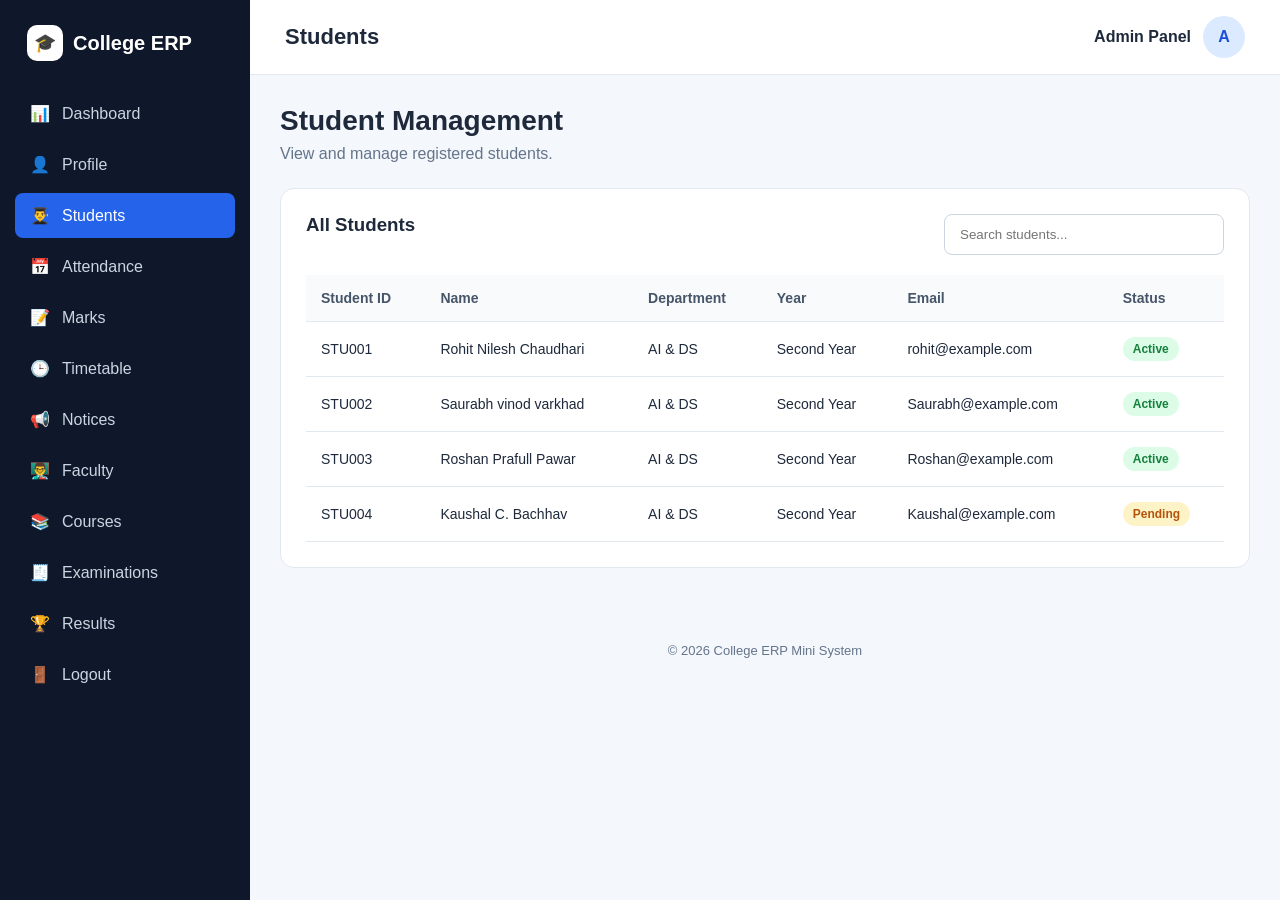
<file: frontend/students.html>
<!DOCTYPE html>
<html lang="en">
<head>
    <meta charset="UTF-8">
    <meta name="viewport" content="width=device-width, initial-scale=1.0">
    <title>Students - College ERP</title>
    <link rel="stylesheet" href="css/style.css">
</head>
<body>

<div class="app-layout">

    <aside class="sidebar">
        <div class="sidebar-logo">
            <div class="logo-icon">🎓</div>
            <span>College ERP</span>
        </div>

        <ul class="sidebar-menu">
            <li><a href="dashboard.html">📊 <span>Dashboard</span></a></li>
            <li><a href="profile.html">👤 <span>Profile</span></a></li>
            <li><a href="students.html" class="active">👨‍🎓 <span>Students</span></a></li>
            <li><a href="attendance.html">📅 <span>Attendance</span></a></li>
            <li><a href="marks.html">📝 <span>Marks</span></a></li>
            <li><a href="timetable.html">🕒 <span>Timetable</span></a></li>
            <li><a href="notices.html">📢 <span>Notices</span></a></li>
            <li><a href="faculty.html">👨‍🏫 <span>Faculty</span></a></li>
            <li><a href="courses.html">📚 <span>Courses</span></a></li>
            <li><a href="examinations.html">🧾 <span>Examinations</span></a></li>
            <li><a href="results.html">🏆 <span>Results</span></a></li>
            <li><a href="index.html">🚪 <span>Logout</span></a></li>
        </ul>
    </aside>

    <main class="main-content">

        <header class="topbar">
            <h2>Students</h2>
            <div class="user-info">
                <strong class="user-name">Admin Panel</strong>
                <div class="avatar">A</div>
            </div>
        </header>

        <section class="page-content">

            <div class="page-heading">
                <h1>Student Management</h1>
                <p>View and manage registered students.</p>
            </div>

            <div class="card">

                <div class="toolbar">
                    <h3>All Students</h3>
                    <input
                        type="text"
                        id="searchInput"
                        class="search-input"
                        placeholder="Search students..."
                    >
                </div>

                <div class="table-container">
                    <table id="dataTable">
                        <thead>
                            <tr>
                                <th>Student ID</th>
                                <th>Name</th>
                                <th>Department</th>
                                <th>Year</th>
                                <th>Email</th>
                                <th>Status</th>
                            </tr>
                        </thead>

                        <tbody>
                            <tr>
                                <td>STU001</td>
                                <td>Rohit Nilesh Chaudhari</td>
                                <td>AI & DS</td>
                                <td>Second Year</td>
                                <td>rohit@example.com</td>
                                <td><span class="badge badge-success">Active</span></td>
                            </tr>

                            <tr>
                                <td>STU002</td>
                                <td>Saurabh vinod varkhad</td>
                                <td>AI & DS</td>
                                <td>Second Year</td>
                                <td>Saurabh@example.com</td>
                                <td><span class="badge badge-success">Active</span></td>
                            </tr>

                            <tr>
                                <td>STU003</td>
                                <td>Roshan Prafull Pawar</td>
                                <td>AI & DS</td>
                                <td>Second Year</td>
                                <td>Roshan@example.com</td>
                                <td><span class="badge badge-success">Active</span></td>
                            </tr>

                            <tr>
                                <td>STU004</td>
                                <td>Kaushal C. Bachhav</td>
                                <td>AI & DS</td>
                                <td>Second Year</td>
                                <td>Kaushal@example.com</td>
                                <td><span class="badge badge-warning">Pending</span></td>
                            </tr>
                        </tbody>
                    </table>
                </div>

            </div>

        </section>

        <div class="footer">
            © <span class="current-year"></span> College ERP Mini System
        </div>

    </main>
</div>

<script src="js/script.js"></script>
</body>
</html>
</file>
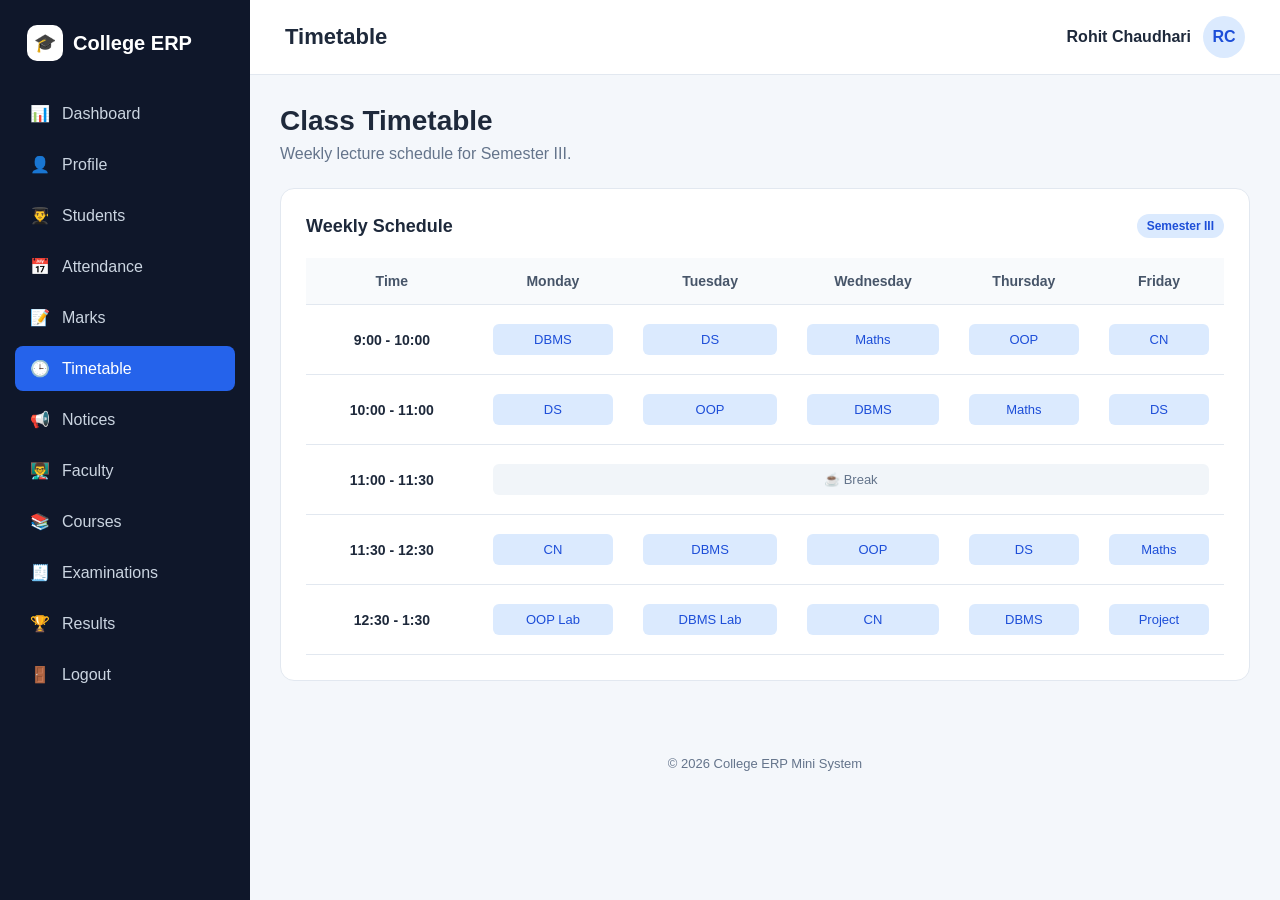
<file: frontend/timetable.html>
<!DOCTYPE html>
<html lang="en">
<head>
    <meta charset="UTF-8">
    <meta name="viewport" content="width=device-width, initial-scale=1.0">
    <title>Timetable - College ERP</title>
    <link rel="stylesheet" href="css/style.css">
</head>
<body>

<div class="app-layout">

    <aside class="sidebar">
        <div class="sidebar-logo">
            <div class="logo-icon">🎓</div>
            <span>College ERP</span>
        </div>

        <ul class="sidebar-menu">
            <li><a href="dashboard.html">📊 <span>Dashboard</span></a></li>
            <li><a href="profile.html">👤 <span>Profile</span></a></li>
            <li><a href="students.html">👨‍🎓 <span>Students</span></a></li>
            <li><a href="attendance.html">📅 <span>Attendance</span></a></li>
            <li><a href="marks.html">📝 <span>Marks</span></a></li>
            <li><a href="timetable.html" class="active">🕒 <span>Timetable</span></a></li>
            <li><a href="notices.html">📢 <span>Notices</span></a></li>
            <li><a href="faculty.html">👨‍🏫 <span>Faculty</span></a></li>
            <li><a href="courses.html">📚 <span>Courses</span></a></li>
            <li><a href="examinations.html">🧾 <span>Examinations</span></a></li>
            <li><a href="results.html">🏆 <span>Results</span></a></li>
            <li><a href="index.html">🚪 <span>Logout</span></a></li>
        </ul>
    </aside>

    <main class="main-content">

        <header class="topbar">
            <h2>Timetable</h2>
            <div class="user-info">
                <strong class="user-name">Rohit Chaudhari</strong>
                <div class="avatar">RC</div>
            </div>
        </header>

        <section class="page-content">

            <div class="page-heading">
                <h1>Class Timetable</h1>
                <p>Weekly lecture schedule for Semester III.</p>
            </div>

            <div class="card">
                <div class="card-header">
                    <h3>Weekly Schedule</h3>
                    <span class="badge badge-info">Semester III</span>
                </div>

                <div class="table-container">
                    <table class="timetable">
                        <thead>
                            <tr>
                                <th>Time</th>
                                <th>Monday</th>
                                <th>Tuesday</th>
                                <th>Wednesday</th>
                                <th>Thursday</th>
                                <th>Friday</th>
                            </tr>
                        </thead>

                        <tbody>
                            <tr>
                                <td><strong>9:00 - 10:00</strong></td>
                                <td><div class="subject-box">DBMS</div></td>
                                <td><div class="subject-box">DS</div></td>
                                <td><div class="subject-box">Maths</div></td>
                                <td><div class="subject-box">OOP</div></td>
                                <td><div class="subject-box">CN</div></td>
                            </tr>

                            <tr>
                                <td><strong>10:00 - 11:00</strong></td>
                                <td><div class="subject-box">DS</div></td>
                                <td><div class="subject-box">OOP</div></td>
                                <td><div class="subject-box">DBMS</div></td>
                                <td><div class="subject-box">Maths</div></td>
                                <td><div class="subject-box">DS</div></td>
                            </tr>

                            <tr>
                                <td><strong>11:00 - 11:30</strong></td>
                                <td colspan="5"><div class="break-box">☕ Break</div></td>
                            </tr>

                            <tr>
                                <td><strong>11:30 - 12:30</strong></td>
                                <td><div class="subject-box">CN</div></td>
                                <td><div class="subject-box">DBMS</div></td>
                                <td><div class="subject-box">OOP</div></td>
                                <td><div class="subject-box">DS</div></td>
                                <td><div class="subject-box">Maths</div></td>
                            </tr>

                            <tr>
                                <td><strong>12:30 - 1:30</strong></td>
                                <td><div class="subject-box">OOP Lab</div></td>
                                <td><div class="subject-box">DBMS Lab</div></td>
                                <td><div class="subject-box">CN</div></td>
                                <td><div class="subject-box">DBMS</div></td>
                                <td><div class="subject-box">Project</div></td>
                            </tr>
                        </tbody>
                    </table>
                </div>
            </div>

        </section>

        <div class="footer">
            © <span class="current-year"></span> College ERP Mini System
        </div>

    </main>
</div>

<script src="js/script.js"></script>
</body>
</html>
</file>
<file: frontend/css/style.css>
/* ================================
   COLLEGE ERP - MAIN STYLESHEET
================================ */

* {
    margin: 0;
    padding: 0;
    box-sizing: border-box;
}

body {
    font-family: "Segoe UI", Arial, sans-serif;
    background: #f4f7fb;
    color: #1e293b;
}

a {
    text-decoration: none;
    color: inherit;
}

button,
input,
select {
    font-family: inherit;
}

/* ---------- HOME PAGE ---------- */

.home-page {
    min-height: 100vh;
    background: linear-gradient(135deg, #0f172a, #1d4ed8);
    color: white;
}

.home-navbar {
    display: flex;
    justify-content: space-between;
    align-items: center;
    padding: 22px 7%;
}

.logo {
    display: flex;
    align-items: center;
    gap: 12px;
    font-size: 22px;
    font-weight: bold;
}

.logo-icon {
    width: 42px;
    height: 42px;
    background: white;
    color: #1d4ed8;
    border-radius: 10px;
    display: grid;
    place-items: center;
    font-size: 22px;
}

.home-nav a {
    margin-left: 25px;
    color: #dbeafe;
}

.home-nav a:hover {
    color: white;
}

.hero {
    min-height: 75vh;
    display: flex;
    align-items: center;
    justify-content: space-between;
    gap: 40px;
    padding: 50px 7%;
}

.hero-content {
    max-width: 600px;
}

.hero-content h1 {
    font-size: clamp(35px, 5vw, 60px);
    line-height: 1.1;
    margin-bottom: 20px;
}

.hero-content h1 span {
    color: #93c5fd;
}

.hero-content p {
    font-size: 18px;
    line-height: 1.7;
    color: #dbeafe;
    margin-bottom: 30px;
}

.hero-buttons {
    display: flex;
    gap: 15px;
    flex-wrap: wrap;
}

.btn {
    display: inline-block;
    padding: 13px 24px;
    border-radius: 8px;
    font-weight: 600;
    border: none;
    cursor: pointer;
}

.btn-primary {
    background: #2563eb;
    color: white;
}

.btn-primary:hover {
    background: #1e40af;
}

.btn-light {
    background: white;
    color: #1d4ed8;
}

.btn-light:hover {
    background: #dbeafe;
}

.hero-card {
    width: 360px;
    max-width: 100%;
    background: rgba(255, 255, 255, 0.12);
    padding: 30px;
    border-radius: 20px;
    border: 1px solid rgba(255,255,255,0.2);
}

.hero-card h3 {
    margin-bottom: 20px;
}

.hero-stat {
    display: flex;
    justify-content: space-between;
    padding: 15px 0;
    border-bottom: 1px solid rgba(255,255,255,0.2);
}

.hero-stat:last-child {
    border-bottom: none;
}

/* ---------- LOGIN PAGE ---------- */

.login-page {
    min-height: 100vh;
    display: flex;
    align-items: center;
    justify-content: center;
    padding: 20px;
    background: linear-gradient(135deg, #dbeafe, #eff6ff);
}

.login-container {
    width: 950px;
    max-width: 100%;
    display: grid;
    grid-template-columns: 1fr 1fr;
    background: white;
    border-radius: 20px;
    overflow: hidden;
    box-shadow: 0 15px 50px rgba(0,0,0,0.1);
}

.login-info {
    background: linear-gradient(135deg, #1e3a8a, #2563eb);
    color: white;
    padding: 50px;
    display: flex;
    flex-direction: column;
    justify-content: center;
}

.login-info h1 {
    font-size: 36px;
    margin-bottom: 20px;
}

.login-info p {
    line-height: 1.7;
    color: #dbeafe;
}

.login-form {
    padding: 50px;
}

.login-form h2 {
    margin-bottom: 10px;
}

.login-form .subtitle {
    color: #64748b;
    margin-bottom: 30px;
}

.form-group {
    margin-bottom: 20px;
}

.form-group label {
    display: block;
    font-weight: 600;
    margin-bottom: 8px;
}

.form-group input,
.form-group select {
    width: 100%;
    padding: 13px;
    border: 1px solid #cbd5e1;
    border-radius: 8px;
    outline: none;
}

.form-group input:focus,
.form-group select:focus {
    border-color: #2563eb;
}

.full-btn {
    width: 100%;
    padding: 14px;
    border: none;
    border-radius: 8px;
    background: #2563eb;
    color: white;
    font-size: 16px;
    font-weight: bold;
    cursor: pointer;
}

.full-btn:hover {
    background: #1d4ed8;
}

.back-home {
    display: block;
    text-align: center;
    margin-top: 20px;
    color: #2563eb;
}

/* ---------- APP LAYOUT ---------- */

.app-layout {
    display: flex;
    min-height: 100vh;
}

.sidebar {
    width: 250px;
    background: #0f172a;
    color: white;
    padding: 25px 15px;
    position: fixed;
    top: 0;
    bottom: 0;
    left: 0;
    overflow-y: auto;
    z-index: 100;
}

.sidebar-logo {
    display: flex;
    align-items: center;
    gap: 10px;
    padding: 0 12px 30px;
    font-size: 20px;
    font-weight: bold;
}

.sidebar-logo .logo-icon {
    width: 36px;
    height: 36px;
    font-size: 18px;
}

.sidebar-menu {
    list-style: none;
}

.sidebar-menu li {
    margin-bottom: 6px;
}

.sidebar-menu a {
    display: flex;
    align-items: center;
    gap: 12px;
    padding: 13px 15px;
    border-radius: 8px;
    color: #cbd5e1;
    transition: 0.2s;
}

.sidebar-menu a:hover,
.sidebar-menu a.active {
    background: #2563eb;
    color: white;
}

.main-content {
    margin-left: 250px;
    width: calc(100% - 250px);
    min-height: 100vh;
}

.topbar {
    height: 75px;
    background: white;
    border-bottom: 1px solid #e2e8f0;
    display: flex;
    align-items: center;
    justify-content: space-between;
    padding: 0 35px;
}

.topbar h2 {
    font-size: 22px;
}

.user-info {
    display: flex;
    align-items: center;
    gap: 12px;
}

.avatar {
    width: 42px;
    height: 42px;
    border-radius: 50%;
    background: #dbeafe;
    color: #1d4ed8;
    display: grid;
    place-items: center;
    font-weight: bold;
}

.page-content {
    padding: 30px;
}

.page-heading {
    margin-bottom: 25px;
}

.page-heading h1 {
    font-size: 28px;
    margin-bottom: 8px;
}

.page-heading p {
    color: #64748b;
}

/* ---------- DASHBOARD CARDS ---------- */

.stats-grid {
    display: grid;
    grid-template-columns: repeat(4, 1fr);
    gap: 20px;
    margin-bottom: 30px;
}

.stat-card {
    background: white;
    padding: 25px;
    border-radius: 14px;
    border: 1px solid #e2e8f0;
    display: flex;
    justify-content: space-between;
    align-items: center;
}

.stat-card h3 {
    font-size: 28px;
    margin: 8px 0;
}

.stat-card p {
    color: #64748b;
    font-size: 14px;
}

.stat-icon {
    width: 52px;
    height: 52px;
    border-radius: 12px;
    display: grid;
    place-items: center;
    font-size: 24px;
}

.blue-bg {
    background: #dbeafe;
    color: #2563eb;
}

.green-bg {
    background: #dcfce7;
    color: #16a34a;
}

.orange-bg {
    background: #ffedd5;
    color: #ea580c;
}

.purple-bg {
    background: #f3e8ff;
    color: #9333ea;
}

.dashboard-grid {
    display: grid;
    grid-template-columns: 1.5fr 1fr;
    gap: 25px;
}

.card {
    background: white;
    border: 1px solid #e2e8f0;
    border-radius: 14px;
    padding: 25px;
    margin-bottom: 25px;
}

.card-header {
    display: flex;
    justify-content: space-between;
    align-items: center;
    margin-bottom: 20px;
}

.card-header h3 {
    font-size: 18px;
}

/* ---------- TABLES ---------- */

.table-container {
    overflow-x: auto;
}

table {
    width: 100%;
    border-collapse: collapse;
    min-width: 600px;
}

th,
td {
    text-align: left;
    padding: 15px;
    border-bottom: 1px solid #e2e8f0;
}

th {
    background: #f8fafc;
    color: #475569;
    font-size: 14px;
}

td {
    font-size: 14px;
}

.badge {
    display: inline-block;
    padding: 5px 10px;
    border-radius: 20px;
    font-size: 12px;
    font-weight: 600;
}

.badge-success {
    background: #dcfce7;
    color: #15803d;
}

.badge-warning {
    background: #fef3c7;
    color: #b45309;
}

.badge-danger {
    background: #fee2e2;
    color: #b91c1c;
}

.badge-info {
    background: #dbeafe;
    color: #1d4ed8;
}

/* ---------- QUICK ACTIONS ---------- */

.quick-actions {
    display: grid;
    grid-template-columns: repeat(2, 1fr);
    gap: 12px;
}

.quick-action {
    padding: 18px;
    background: #f8fafc;
    border-radius: 10px;
    color: #334155;
    transition: 0.2s;
}

.quick-action:hover {
    background: #dbeafe;
    color: #1d4ed8;
}

.quick-action span {
    font-size: 24px;
    display: block;
    margin-bottom: 8px;
}

/* ---------- NOTICE LIST ---------- */

.notice-item {
    padding: 16px 0;
    border-bottom: 1px solid #e2e8f0;
}

.notice-item:last-child {
    border-bottom: none;
}

.notice-item h4 {
    margin-bottom: 7px;
}

.notice-item p {
    color: #64748b;
    font-size: 14px;
}

.notice-date {
    color: #2563eb;
    font-size: 12px;
    margin-top: 8px;
}

/* ---------- PROFILE ---------- */

.profile-header {
    background: linear-gradient(135deg, #1e3a8a, #2563eb);
    color: white;
    border-radius: 14px;
    padding: 30px;
    display: flex;
    align-items: center;
    gap: 20px;
    margin-bottom: 25px;
}

.profile-avatar {
    width: 85px;
    height: 85px;
    border-radius: 50%;
    background: white;
    color: #2563eb;
    display: grid;
    place-items: center;
    font-size: 30px;
    font-weight: bold;
}

.profile-details {
    display: grid;
    grid-template-columns: repeat(2, 1fr);
    gap: 20px;
}

.detail-box {
    background: #f8fafc;
    padding: 18px;
    border-radius: 10px;
}

.detail-box small {
    display: block;
    color: #64748b;
    margin-bottom: 6px;
}

/* ---------- TIMETABLE ---------- */

.timetable th,
.timetable td {
    text-align: center;
}

.timetable td {
    height: 70px;
}

.subject-box {
    background: #dbeafe;
    color: #1d4ed8;
    padding: 8px;
    border-radius: 6px;
    font-size: 13px;
}

.break-box {
    background: #f1f5f9;
    color: #64748b;
    padding: 8px;
    border-radius: 6px;
    font-size: 13px;
}

/* ---------- SEARCH / FILTER ---------- */

.toolbar {
    display: flex;
    justify-content: space-between;
    gap: 15px;
    margin-bottom: 20px;
    flex-wrap: wrap;
}

.search-input {
    padding: 12px 15px;
    border: 1px solid #cbd5e1;
    border-radius: 8px;
    width: 280px;
    max-width: 100%;
}

/* ---------- FOOTER ---------- */

.footer {
    text-align: center;
    padding: 20px;
    color: #64748b;
    font-size: 13px;
}

/* ---------- RESPONSIVE ---------- */

@media (max-width: 1000px) {
    .stats-grid {
        grid-template-columns: repeat(2, 1fr);
    }

    .dashboard-grid {
        grid-template-columns: 1fr;
    }

    .hero-card {
        display: none;
    }
}

@media (max-width: 768px) {
    .sidebar {
        width: 70px;
        padding: 20px 8px;
    }

    .sidebar-logo span,
    .sidebar-menu a span {
        display: none;
    }

    .sidebar-menu a {
        justify-content: center;
        font-size: 20px;
    }

    .main-content {
        margin-left: 70px;
        width: calc(100% - 70px);
    }

    .topbar {
        padding: 0 15px;
    }

    .page-content {
        padding: 20px 15px;
    }

    .login-container {
        grid-template-columns: 1fr;
    }

    .login-info {
        display: none;
    }

    .profile-details {
        grid-template-columns: 1fr;
    }

    .home-navbar {
        padding: 20px;
    }

    .home-nav {
        display: none;
    }

    .hero {
        padding: 40px 20px;
    }
}

@media (max-width: 500px) {
    .stats-grid {
        grid-template-columns: 1fr;
    }

    .stat-card {
        padding: 20px;
    }

    .topbar h2 {
        font-size: 18px;
    }

    .user-info .user-name {
        display: none;
    }

    .login-form {
        padding: 30px 20px;
    }
}
</file>
